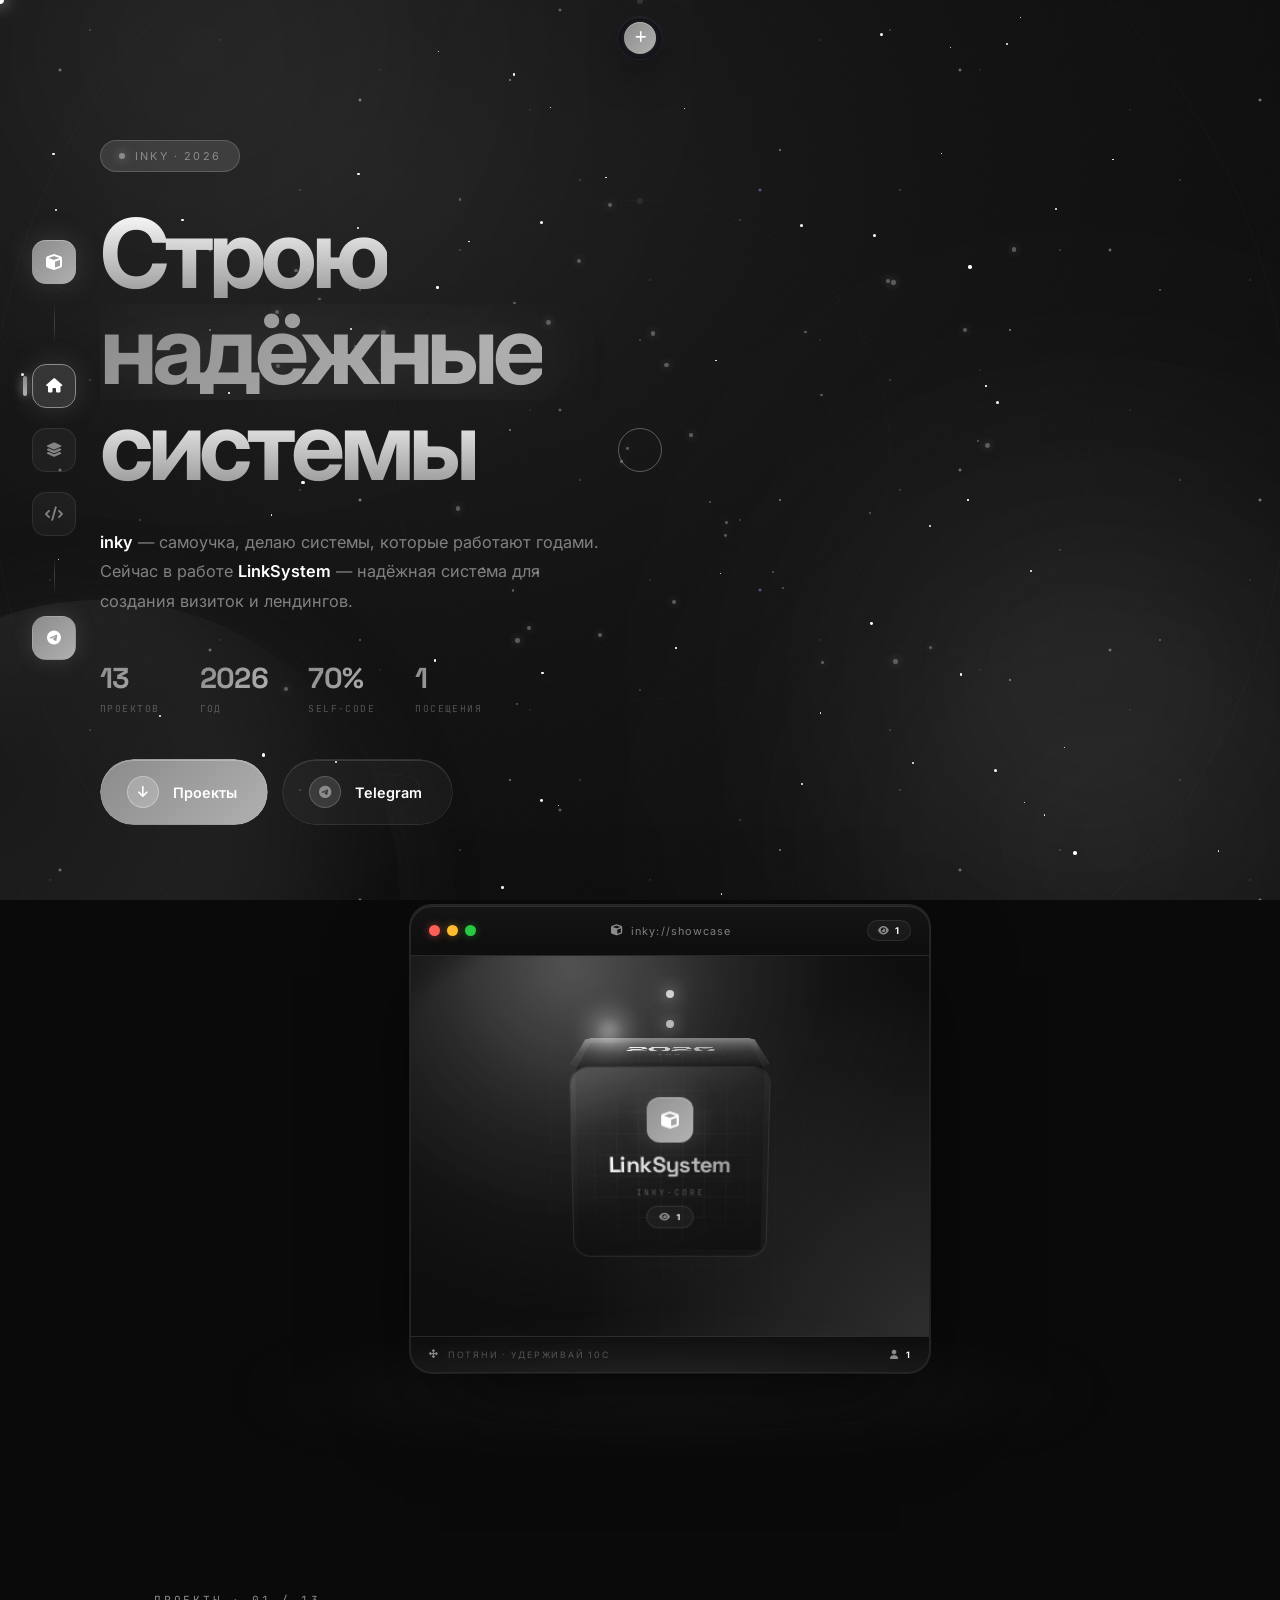
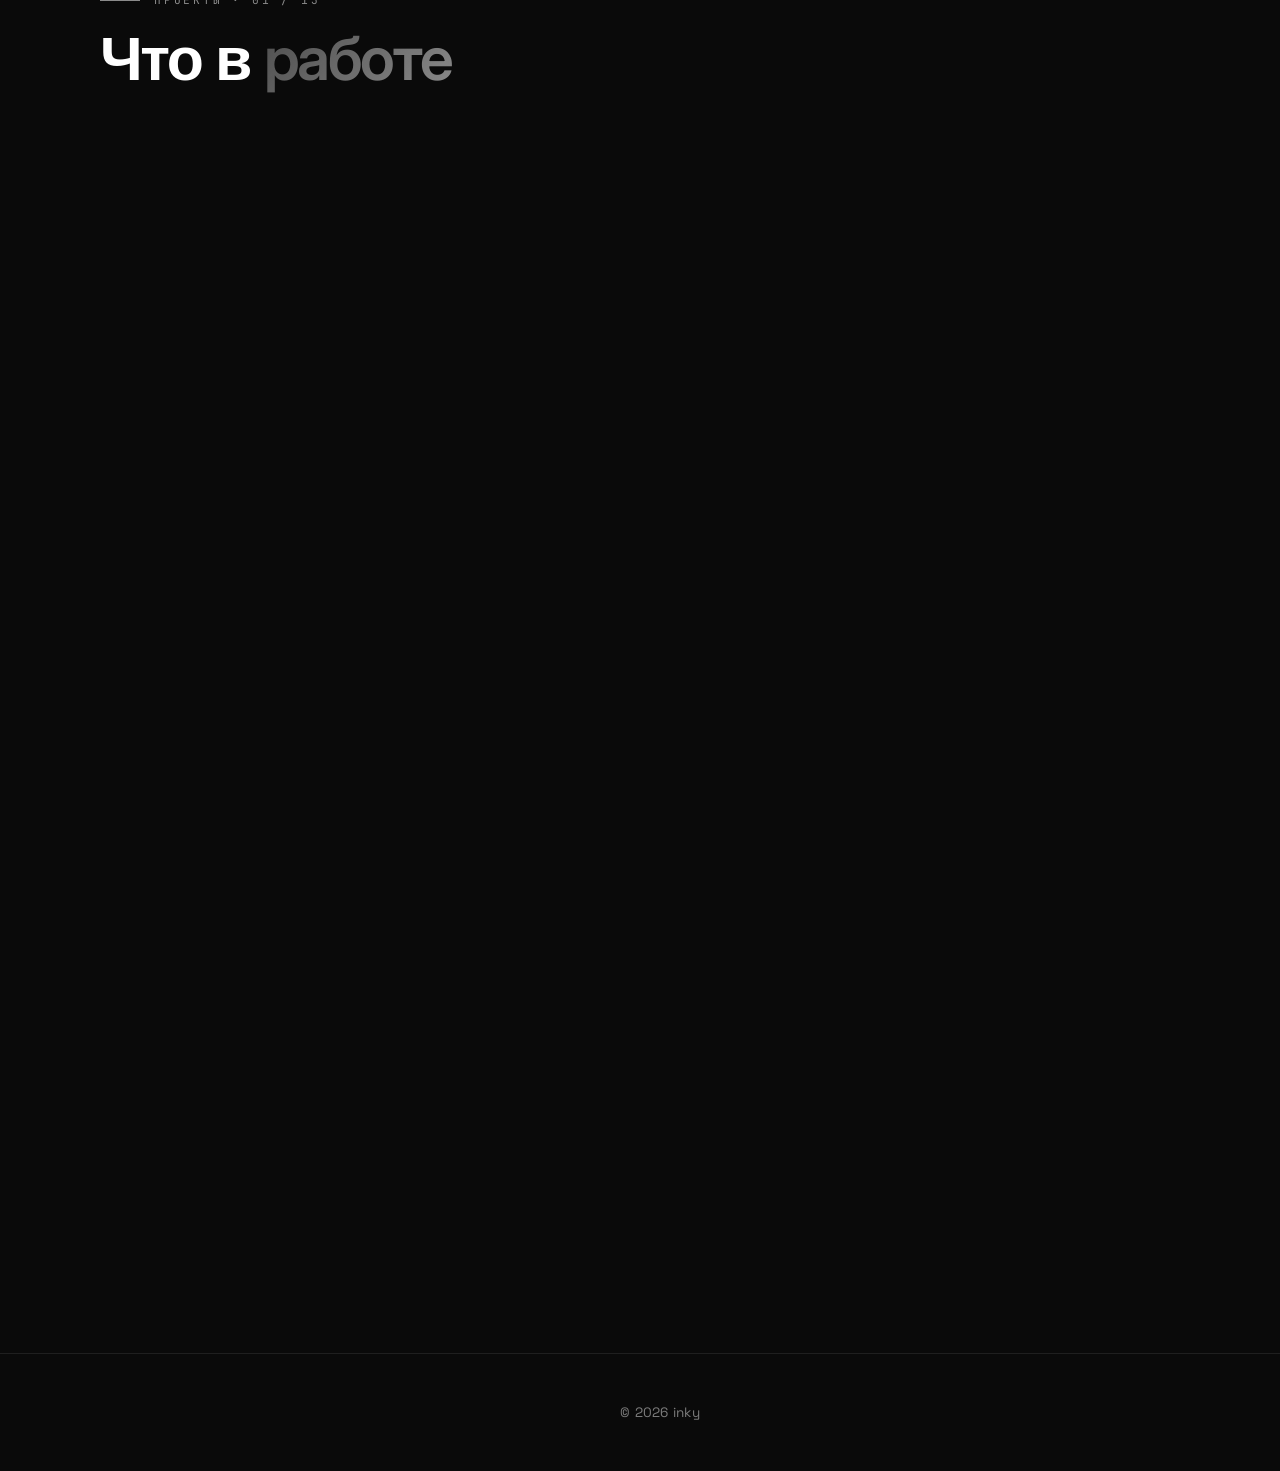
<file: index.html>
<!DOCTYPE html>
<html lang="ru">
<head>
<meta charset="UTF-8">
<meta name="viewport" content="width=device-width, initial-scale=1.0">
<title>inky</title>
<link rel="stylesheet" href="https://cdnjs.cloudflare.com/ajax/libs/font-awesome/6.4.0/css/all.min.css">
<link href="https://fonts.googleapis.com/css2?family=Inter:wght@300;400;500;600;700;800;900&family=Space+Grotesk:wght@300;400;500;600;700&family=JetBrains+Mono:wght@300;400;500;600;700&display=swap" rel="stylesheet">
<link rel="stylesheet" href="style.css">
</head>
<body data-theme="space">

<div class="cursor-dot" id="cursorDot"></div>
<div class="cursor-ring" id="cursorRing"></div>

<div class="space" id="space">
  <div class="nebula n1"></div>
  <div class="nebula n2"></div>
  <div class="nebula n3"></div>
  <div class="orbit orbit-1"></div>
  <div class="orbit orbit-2"></div>
  <div class="orbit orbit-3"></div>
  <div class="planet"></div>
  <div class="stars-parallax" id="starsParallax">
    <div class="stars stars-1"></div>
    <div class="stars stars-2"></div>
    <div class="stars stars-3"></div>
  </div>
  <div class="noise"></div>
</div>

<div class="island" id="island">
  <div class="island-trigger" id="islandTrigger" title="Темы оформления"><i class="fas fa-plus"></i></div>
  <div class="island-themes">
    <div class="island-dot active" data-set="space" title="Графит"></div>
    <div class="island-dot" data-set="ocean" title="Океан"></div>
    <div class="island-dot" data-set="crimson" title="Багровый"></div>
    <div class="island-dot" data-set="emerald" title="Изумруд"></div>
    <div class="island-dot" data-set="day" title="Светлая"></div>
    <div class="island-sep" id="customSep" style="display:none;"></div>
    <div class="island-dot" data-set="custom" id="customDot" title="Своя тема" style="display:none;"></div>
    <div class="island-add" id="themeAdd" title="Своя тема">
      <i class="fas fa-palette" style="font-size:9px;"></i>
      <input type="color" id="customColorInput" value="#a855f7">
    </div>
  </div>
</div>

<aside class="side-rail">
  <div class="rail-logo" data-nav="hero" title="inky"><i class="fas fa-cube"></i></div>
  <div class="rail-divider"></div>
  <div class="rail-link" data-nav="hero" data-label="Главная"><i class="fas fa-house"></i></div>
  <div class="rail-link" data-nav="projects" data-label="Проекты"><i class="fas fa-layer-group"></i></div>
  <div class="rail-link" data-nav="about" data-label="Система"><i class="fas fa-code"></i></div>
  <div class="rail-divider"></div>
  <div class="rail-link tg" data-label="Telegram" onclick="goWarp(event,'https://euoko.t.me')"><i class="fab fa-telegram"></i></div>
</aside>

<header class="hero" id="hero">
  <div class="hero-left">
    <div class="hero-tag"><span class="hero-tag-dot"></span><span>inky · 2026</span></div>
    <h1 class="hero-title">
      <span class="stack"><span class="w-plain">Строю</span></span>
      <span class="stack"><span class="w-gradient">надёжные</span></span>
      <span class="stack"><span class="w-plain">системы</span></span>
    </h1>
    <p class="hero-desc">
      <span class="hl">inky</span> — самоучка, делаю системы, которые работают годами.
      Сейчас в работе <span class="hl">LinkSystem</span> — надёжная система
      для создания визиток и лендингов.
    </p>
    <div class="hero-meta">
      <div class="hero-meta-item"><div class="hero-meta-num">13</div><div class="hero-meta-label">Проектов</div></div>
      <div class="hero-meta-item"><div class="hero-meta-num">2026</div><div class="hero-meta-label">Год</div></div>
      <div class="hero-meta-item"><div class="hero-meta-num">70%</div><div class="hero-meta-label">Self-code</div></div>
      <div class="hero-meta-item"><div class="hero-meta-num" data-visitors>0</div><div class="hero-meta-label">Посещения</div></div>
    </div>
    <div class="hero-actions">
      <a class="btn-morph primary" onclick="go('projects')">
        <span class="btn-morph-track"><span class="btn-icon"><i class="fas fa-arrow-down"></i></span><span class="btn-text">Проекты</span></span>
      </a>
      <a class="btn-morph" onclick="goWarp(event,'https://euoko.t.me')">
        <span class="btn-morph-track"><span class="btn-icon"><i class="fab fa-telegram"></i></span><span class="btn-text">Telegram</span></span>
      </a>
    </div>
  </div>

  <div class="hero-right">
    <div class="cube-window-shadow"></div>
    <div class="cube-window">
      <div class="cube-window-head">
        <div class="cw-dots">
          <div class="cw-dot r"></div>
          <div class="cw-dot y"></div>
          <div class="cw-dot g"></div>
        </div>
        <div class="cw-title"><i class="fas fa-cube"></i><span>inky://showcase</span></div>
        <div class="cw-visitors" title="Посещений">
          <i class="fas fa-eye"></i>
          <span data-visitors>0</span>
        </div>
      </div>

      <div class="cube-window-body">
        <div class="charge-overlay" id="chargeOverlay">
          <svg class="charge-svg" viewBox="0 0 200 200">
            <circle class="charge-track" cx="100" cy="100" r="92"/>
            <circle class="charge-fill" cx="100" cy="100" r="92" id="chargeFill"/>
          </svg>
          <div class="charge-count" id="chargeCount">10.0</div>
          <div class="charge-hint">УДЕРЖИВАЙ КУБ</div>
        </div>

        <div class="cube-scene" id="cubeScene">
          <div class="stage-glow"></div>
          <div class="stage-spec"></div>
          <div class="cube-stage" id="cubeStage">
            <div class="charge-aura"></div>
            <div class="cube" id="cube">
              <div class="cube-face front" data-light="front">
                <div class="face-light"></div>
                <div class="face-icon"><i class="fas fa-cube"></i></div>
                <div class="face-title">LinkSystem</div>
                <div class="face-sub">inky·core</div>
                <div class="face-visitors">
                  <i class="fas fa-eye"></i>
                  <span data-visitors>0</span>
                </div>
              </div>
              <div class="cube-face back" data-light="back">
                <div class="face-light"></div>
                <div class="face-num">13</div>
                <div class="face-label">Проектов</div>
                <div class="face-icon"><i class="fas fa-layer-group"></i></div>
              </div>
              <div class="cube-face right" data-light="right">
                <div class="face-light"></div>
                <div class="face-num">70%</div>
                <div class="face-label">Self-code</div>
                <div class="face-icon"><i class="fas fa-code"></i></div>
              </div>
              <div class="cube-face left" data-light="left">
                <div class="face-light"></div>
                <div class="face-num">01</div>
                <div class="face-label">Featured</div>
                <div class="face-icon"><i class="fas fa-star"></i></div>
              </div>
              <div class="cube-face top" data-light="top">
                <div class="face-light"></div>
                <div class="face-num">2026</div>
                <div class="face-label">Год</div>
              </div>
              <div class="cube-face bottom" data-light="bottom">
                <div class="face-light"></div>
                <div class="face-label" style="margin-bottom:4px;">Stack</div>
                <div class="face-stack">
                  <span class="face-chip hl">Python</span>
                  <span class="face-chip hl">Telebot</span>
                  <span class="face-chip">JSON</span>
                  <span class="face-chip">HTML</span>
                  <span class="face-chip">CSS</span>
                  <span class="face-chip">JS</span>
                </div>
              </div>

              <div class="cube-fill">
                <div class="cube-fill-face front"></div>
                <div class="cube-fill-face back"></div>
                <div class="cube-fill-face right"></div>
                <div class="cube-fill-face left"></div>
                <div class="cube-fill-face top"></div>
                <div class="cube-fill-face bottom"></div>
              </div>
            </div>
            <div class="cube-orbit"></div>
            <div class="cube-orbit o2"></div>
          </div>
        </div>
      </div>

      <div class="cube-window-foot">
        <div class="cwf-label"><i class="fas fa-arrows-alt"></i><span>потяни · удерживай 10с</span></div>
        <div class="cwf-visitors">
          <i class="fas fa-user"></i>
          <span data-visitors>0</span>
        </div>
      </div>
    </div>
  </div>
</header>

<section class="section" id="projects">
  <div class="section-head reveal">
    <div class="section-num">Проекты · 01 / 13</div>
    <h2 class="section-title">Что в <span class="muted">работе</span></h2>
  </div>
  <div class="projects-list">
    <div class="project-row reveal" onmousemove="rowGlow(event,this)">
      <div class="project-row-inner">
        <div class="project-num">01</div>
        <div class="project-content">
          <div class="project-name">LinkSystem</div>
          <p class="project-text">Надёжная система для создания интерактивных визиток и лендингов. Генерация карточек, тем оформления и переходов.</p>
        </div>
        <div class="project-stack">
          <span class="stack-item">Python</span>
          <span class="stack-item">Telebot</span>
          <span class="stack-item">JSON</span>
          <span class="stack-item">HTML</span>
          <span class="stack-item">CSS</span>
          <span class="stack-item">JS</span>
        </div>
        <div class="project-arrow"><i class="fas fa-arrow-right"></i></div>
      </div>
    </div>
    <div class="project-row empty reveal" onmousemove="rowGlow(event,this)">
      <div class="project-row-inner">
        <div class="empty-icon"><i class="fas fa-hourglass-half"></i></div>
        <div class="project-content">
          <div class="project-name" style="color:var(--c-text-faint);">Скоро здесь что-то появится</div>
          <p class="project-text">Ещё 12 проектов в разработке</p>
        </div>
      </div>
    </div>
  </div>
</section>

<section class="section" id="about">
  <div class="section-head reveal">
    <div class="section-num">Система</div>
    <h2 class="section-title">Как это <span class="muted">работает</span></h2>
  </div>
  <div class="about-grid">
    <div class="about-card reveal"><div class="about-num">01</div><div class="about-icon"><i class="fas fa-code"></i></div><div class="about-title">Чистый код</div><p class="about-text">Python, Telebot, JSON и веб-стек без сборщиков и лишних зависимостей. Прозрачно и понятно.</p></div>
    <div class="about-card reveal"><div class="about-num">02</div><div class="about-icon"><i class="fas fa-shield-halved"></i></div><div class="about-title">Надёжность</div><p class="about-text">Системы, которые работают годами. Без хрупких зависимостей и внешних сервисов.</p></div>
    <div class="about-card reveal"><div class="about-num">03</div><div class="about-icon"><i class="fas fa-bolt"></i></div><div class="about-title">Интерактив</div><p class="about-text">Живой космический фон, параллакс, плавные анимации и собственные эффекты клика.</p></div>
  </div>
</section>

<footer class="footer"><div class="footer-text">© 2026 inky</div></footer>

<div class="warp-flash" id="warpFlash"></div>
<div class="warp" id="warp">
  <div class="warp-bg"></div>
  <div class="warp-glow"></div>
  <div class="warp-content">
    <div class="warp-rings"><div class="warp-ring"></div><div class="warp-ring"></div><div class="warp-ring"></div><i class="warp-icon fab fa-telegram"></i></div>
    <div class="warp-text">Переход в Telegram</div>
    <div class="warp-sub">euoko.t.me</div>
  </div>
  <div class="warp-bar"><div class="warp-bar-fill"></div></div>
</div>

<div class="hack-terminal" id="hackTerminal">
  <div class="ht-bar">
    <span class="ht-dot"></span><span class="ht-dot"></span><span class="ht-dot"></span>
    <span class="ht-title">root@inky:~# exploit --target=core</span>
  </div>
  <pre class="ht-body" id="htBody"></pre>
</div>

<div class="virus-layer" id="virusLayer"></div>

<div class="crash-screen" id="crashScreen">
  <div class="crash-content">
    <div class="crash-face">:(</div>
    <div class="crash-title">SYSTEM FAILURE</div>
    <div class="crash-text">inky://core has crashed</div>
    <div class="crash-progress"><div class="crash-bar" id="crashBar"></div></div>
    <div class="crash-status" id="crashStatus">Сбой ядра · восстановление через 10с</div>
  </div>
</div>

<script src="script.js" defer></script>
</body>
</html>
</file>
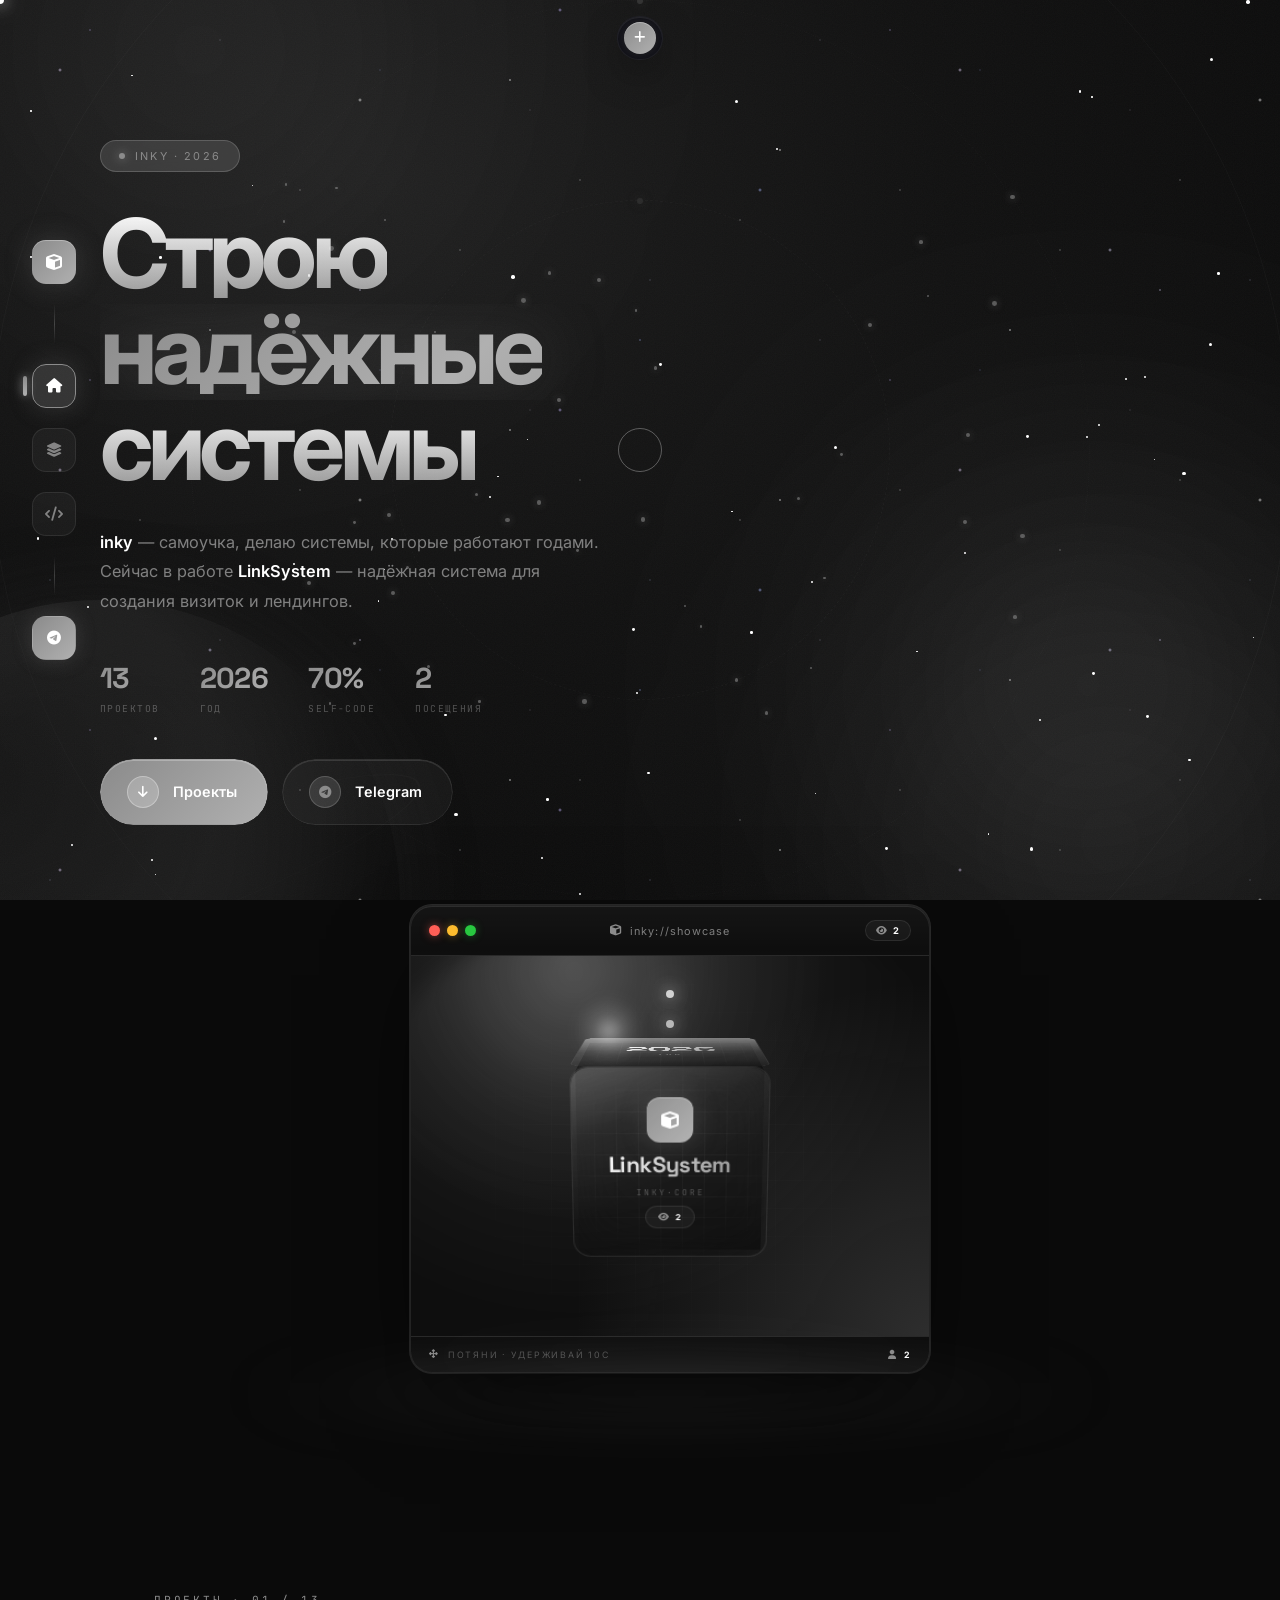
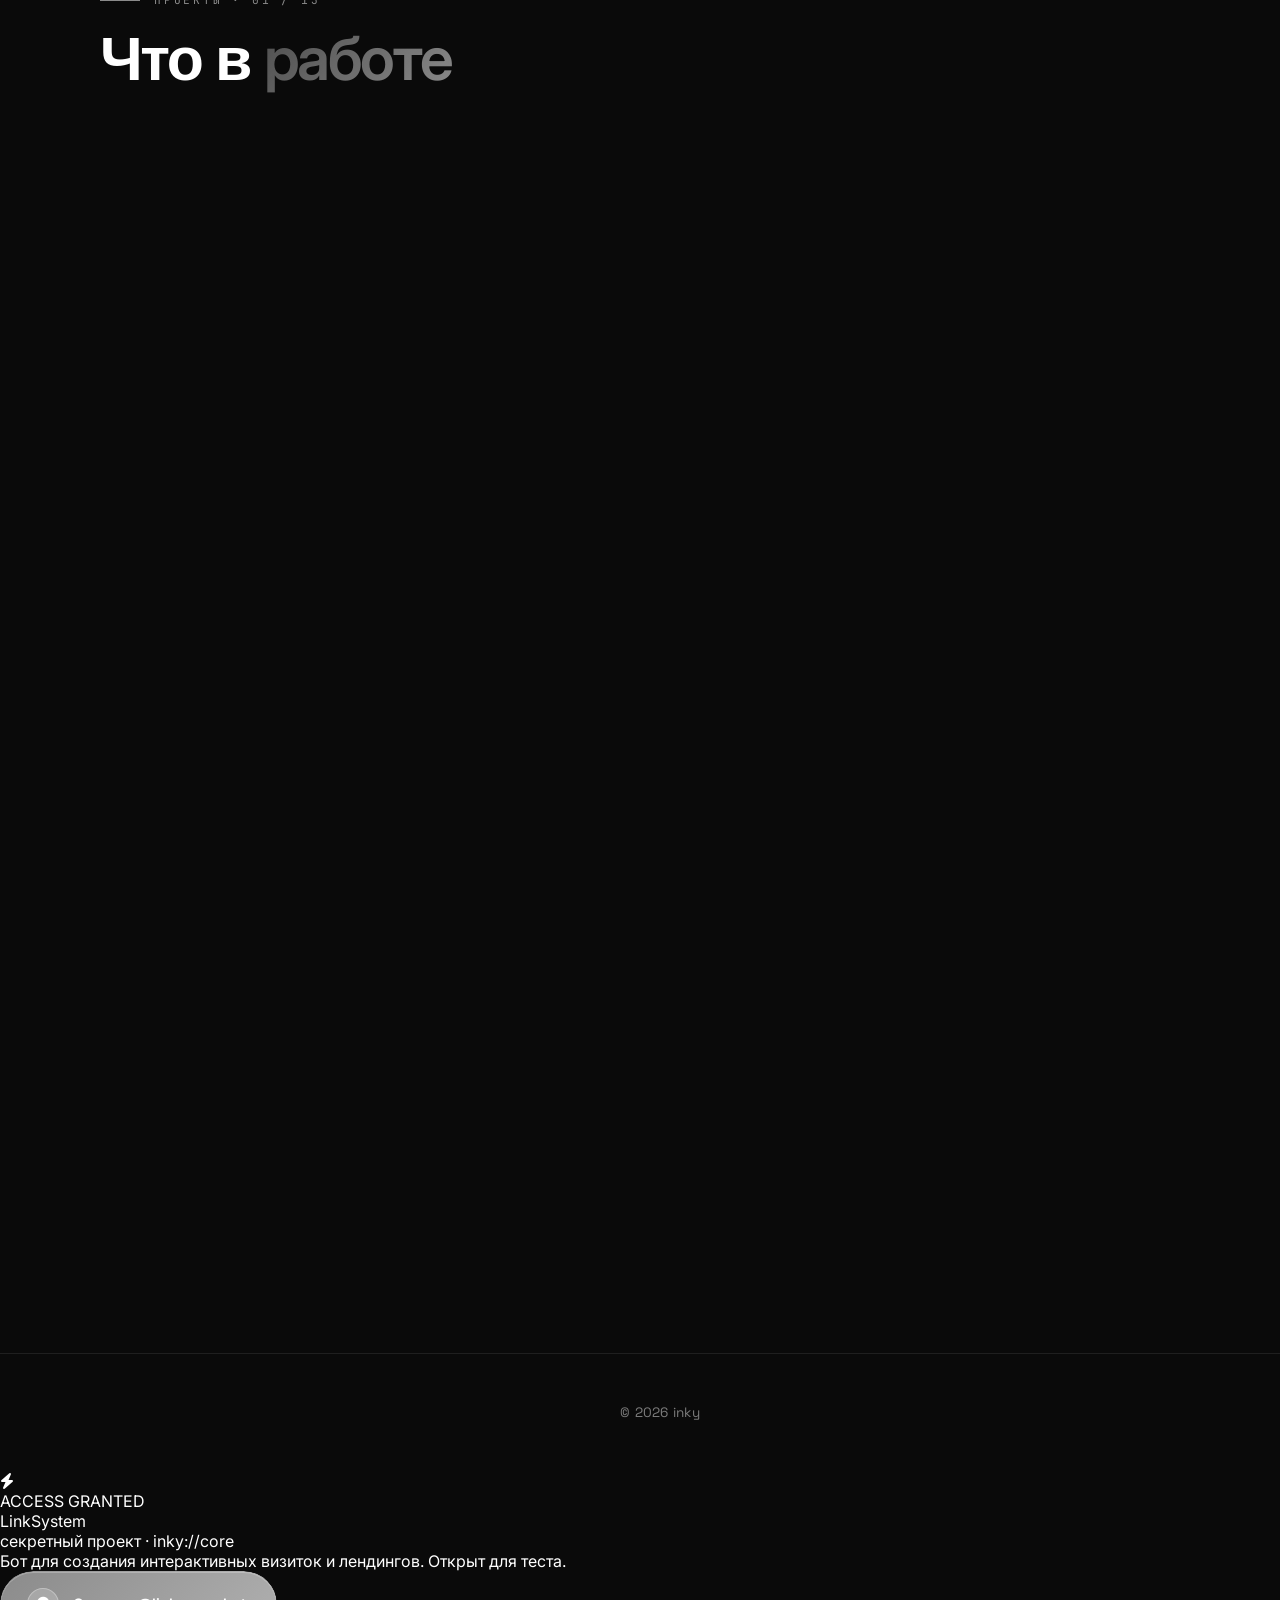
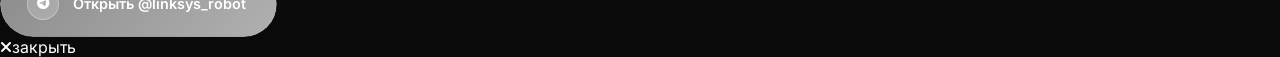
<file: deepseek_html_20260919_97a4dc.html>
<!DOCTYPE html>
<html lang="ru">
<head>
<meta charset="UTF-8">
<meta name="viewport" content="width=device-width, initial-scale=1.0">
<title>inky</title>
<link rel="stylesheet" href="https://cdnjs.cloudflare.com/ajax/libs/font-awesome/6.4.0/css/all.min.css">
<link href="https://fonts.googleapis.com/css2?family=Inter:wght@300;400;500;600;700;800;900&family=Space+Grotesk:wght@300;400;500;600;700&family=JetBrains+Mono:wght@300;400;500;600;700&display=swap" rel="stylesheet">
<link rel="stylesheet" href="style.css">
</head>
<body data-theme="space">

<div class="cursor-dot" id="cursorDot"></div>
<div class="cursor-ring" id="cursorRing"></div>

<div class="space" id="space">
  <div class="nebula n1"></div>
  <div class="nebula n2"></div>
  <div class="nebula n3"></div>
  <div class="orbit orbit-1"></div>
  <div class="orbit orbit-2"></div>
  <div class="orbit orbit-3"></div>
  <div class="planet"></div>
  <div class="stars-parallax" id="starsParallax">
    <div class="stars stars-1"></div>
    <div class="stars stars-2"></div>
    <div class="stars stars-3"></div>
  </div>
  <div class="noise"></div>
</div>

<div class="island" id="island">
  <div class="island-trigger" id="islandTrigger" title="Темы оформления"><i class="fas fa-plus"></i></div>
  <div class="island-themes">
    <div class="island-dot active" data-set="space" title="Графит"></div>
    <div class="island-dot" data-set="ocean" title="Океан"></div>
    <div class="island-dot" data-set="crimson" title="Багровый"></div>
    <div class="island-dot" data-set="emerald" title="Изумруд"></div>
    <div class="island-dot" data-set="day" title="Светлая"></div>
    <div class="island-sep" id="customSep" style="display:none;"></div>
    <div class="island-dot" data-set="custom" id="customDot" title="Своя тема" style="display:none;"></div>
    <div class="island-add" id="themeAdd" title="Своя тема">
      <i class="fas fa-palette" style="font-size:9px;"></i>
      <input type="color" id="customColorInput" value="#a855f7">
    </div>
  </div>
</div>

<aside class="side-rail">
  <div class="rail-logo" data-nav="hero" title="inky"><i class="fas fa-cube"></i></div>
  <div class="rail-divider"></div>
  <div class="rail-link" data-nav="hero" data-label="Главная"><i class="fas fa-house"></i></div>
  <div class="rail-link" data-nav="projects" data-label="Проекты"><i class="fas fa-layer-group"></i></div>
  <div class="rail-link" data-nav="about" data-label="Система"><i class="fas fa-code"></i></div>
  <div class="rail-divider"></div>
  <div class="rail-link tg" data-label="Telegram" onclick="goWarp(event,'https://euoko.t.me')"><i class="fab fa-telegram"></i></div>
</aside>

<header class="hero" id="hero">
  <div class="hero-left">
    <div class="hero-tag"><span class="hero-tag-dot"></span><span>inky · 2026</span></div>
    <h1 class="hero-title">
      <span class="stack"><span class="w-plain">Строю</span></span>
      <span class="stack"><span class="w-gradient">надёжные</span></span>
      <span class="stack"><span class="w-plain">системы</span></span>
    </h1>
    <p class="hero-desc">
      <span class="hl">inky</span> — самоучка, делаю системы, которые работают годами.
      Сейчас в работе <span class="hl">LinkSystem</span> — надёжная система
      для создания визиток и лендингов.
    </p>
    <div class="hero-meta">
      <div class="hero-meta-item"><div class="hero-meta-num">13</div><div class="hero-meta-label">Проектов</div></div>
      <div class="hero-meta-item"><div class="hero-meta-num">2026</div><div class="hero-meta-label">Год</div></div>
      <div class="hero-meta-item"><div class="hero-meta-num">70%</div><div class="hero-meta-label">Self-code</div></div>
      <div class="hero-meta-item"><div class="hero-meta-num" data-visitors>0</div><div class="hero-meta-label">Посещения</div></div>
    </div>
    <div class="hero-actions">
      <a class="btn-morph primary" onclick="go('projects')">
        <span class="btn-morph-track"><span class="btn-icon"><i class="fas fa-arrow-down"></i></span><span class="btn-text">Проекты</span></span>
      </a>
      <a class="btn-morph" onclick="goWarp(event,'https://euoko.t.me')">
        <span class="btn-morph-track"><span class="btn-icon"><i class="fab fa-telegram"></i></span><span class="btn-text">Telegram</span></span>
      </a>
    </div>
  </div>

  <div class="hero-right">
    <div class="cube-window-shadow"></div>
    <div class="cube-window">
      <div class="cube-window-head">
        <div class="cw-dots">
          <div class="cw-dot r"></div>
          <div class="cw-dot y"></div>
          <div class="cw-dot g"></div>
        </div>
        <div class="cw-title"><i class="fas fa-cube"></i><span>inky://showcase</span></div>
        <div class="cw-visitors" title="Посещений">
          <i class="fas fa-eye"></i>
          <span data-visitors>0</span>
        </div>
      </div>

      <div class="cube-window-body">
        <div class="charge-overlay" id="chargeOverlay">
          <svg class="charge-svg" viewBox="0 0 200 200">
            <circle class="charge-track" cx="100" cy="100" r="92"/>
            <circle class="charge-fill" cx="100" cy="100" r="92" id="chargeFill"/>
          </svg>
          <div class="charge-count" id="chargeCount">10.0</div>
          <div class="charge-hint" id="chargeHint">УДЕРЖИВАЙ КУБ</div>
        </div>

        <div class="cube-scene" id="cubeScene">
          <div class="stage-glow"></div>
          <div class="stage-spec"></div>
          <div class="cube-stage" id="cubeStage">
            <div class="charge-aura"></div>
            <div class="cube" id="cube">
              <div class="cube-face front" data-light="front">
                <div class="face-light"></div>
                <div class="face-icon"><i class="fas fa-cube"></i></div>
                <div class="face-title">LinkSystem</div>
                <div class="face-sub">inky·core</div>
                <div class="face-visitors">
                  <i class="fas fa-eye"></i>
                  <span data-visitors>0</span>
                </div>
              </div>
              <div class="cube-face back" data-light="back">
                <div class="face-light"></div>
                <div class="face-num">13</div>
                <div class="face-label">Проектов</div>
                <div class="face-icon"><i class="fas fa-layer-group"></i></div>
              </div>
              <div class="cube-face right" data-light="right">
                <div class="face-light"></div>
                <div class="face-num">70%</div>
                <div class="face-label">Self-code</div>
                <div class="face-icon"><i class="fas fa-code"></i></div>
              </div>
              <div class="cube-face left" data-light="left">
                <div class="face-light"></div>
                <div class="face-num">01</div>
                <div class="face-label">Featured</div>
                <div class="face-icon"><i class="fas fa-star"></i></div>
              </div>
              <div class="cube-face top" data-light="top">
                <div class="face-light"></div>
                <div class="face-num">2026</div>
                <div class="face-label">Год</div>
              </div>
              <div class="cube-face bottom" data-light="bottom">
                <div class="face-light"></div>
                <div class="face-label" style="margin-bottom:4px;">Stack</div>
                <div class="face-stack">
                  <span class="face-chip hl">Python</span>
                  <span class="face-chip hl">Telebot</span>
                  <span class="face-chip">JSON</span>
                  <span class="face-chip">HTML</span>
                  <span class="face-chip">CSS</span>
                  <span class="face-chip">JS</span>
                </div>
              </div>

              <div class="cube-fill">
                <div class="cube-fill-face front"></div>
                <div class="cube-fill-face back"></div>
                <div class="cube-fill-face right"></div>
                <div class="cube-fill-face left"></div>
                <div class="cube-fill-face top"></div>
                <div class="cube-fill-face bottom"></div>
              </div>
            </div>
            <div class="cube-orbit"></div>
            <div class="cube-orbit o2"></div>
          </div>
        </div>
      </div>

      <div class="cube-window-foot">
        <div class="cwf-label"><i class="fas fa-arrows-alt"></i><span>потяни · удерживай 10с</span></div>
        <div class="cwf-visitors">
          <i class="fas fa-user"></i>
          <span data-visitors>0</span>
        </div>
      </div>
    </div>
  </div>
</header>

<section class="section" id="projects">
  <div class="section-head reveal">
    <div class="section-num">Проекты · 01 / 13</div>
    <h2 class="section-title">Что в <span class="muted">работе</span></h2>
  </div>
  <div class="projects-list">
    <div class="project-row reveal" onmousemove="rowGlow(event,this)" onclick="openProject(this)">
      <div class="project-row-inner">
        <div class="project-num">01</div>
        <div class="project-content">
          <div class="project-name">LinkSystem</div>
          <p class="project-text">Надёжная система для создания интерактивных визиток и лендингов. Генерация карточек, тем оформления и переходов. Бот: @linksys_robot</p>
        </div>
        <div class="project-stack">
          <span class="stack-item">Python</span>
          <span class="stack-item">Telebot</span>
          <span class="stack-item">JSON</span>
          <span class="stack-item">HTML</span>
          <span class="stack-item">CSS</span>
          <span class="stack-item">JS</span>
        </div>
        <div class="project-arrow"><i class="fas fa-arrow-right"></i></div>
      </div>
    </div>
    <div class="project-row empty reveal" onmousemove="rowGlow(event,this)">
      <div class="project-row-inner">
        <div class="empty-icon"><i class="fas fa-hourglass-half"></i></div>
        <div class="project-content">
          <div class="project-name" style="color:var(--c-text-faint);">Скоро здесь что-то появится</div>
          <p class="project-text">Ещё 12 проектов в разработке</p>
        </div>
      </div>
    </div>
  </div>
</section>

<section class="section" id="about">
  <div class="section-head reveal">
    <div class="section-num">Система</div>
    <h2 class="section-title">Как это <span class="muted">работает</span></h2>
  </div>
  <div class="about-grid">
    <div class="about-card reveal"><div class="about-num">01</div><div class="about-icon"><i class="fas fa-code"></i></div><div class="about-title">Чистый код</div><p class="about-text">Python, Telebot, JSON и веб-стек без сборщиков и лишних зависимостей. Прозрачно и понятно.</p></div>
    <div class="about-card reveal"><div class="about-num">02</div><div class="about-icon"><i class="fas fa-shield-halved"></i></div><div class="about-title">Надёжность</div><p class="about-text">Системы, которые работают годами. Без хрупких зависимостей и внешних сервисов.</p></div>
    <div class="about-card reveal"><div class="about-num">03</div><div class="about-icon"><i class="fas fa-bolt"></i></div><div class="about-title">Интерактив</div><p class="about-text">Живой космический фон, параллакс, плавные анимации и собственные эффекты клика.</p></div>
  </div>
</section>

<footer class="footer"><div class="footer-text">© 2026 inky</div></footer>

<div class="warp-flash" id="warpFlash"></div>
<div class="warp" id="warp">
  <div class="warp-bg"></div>
  <div class="warp-glow"></div>
  <div class="warp-content">
    <div class="warp-rings"><div class="warp-ring"></div><div class="warp-ring"></div><div class="warp-ring"></div><i class="warp-icon fab fa-telegram"></i></div>
    <div class="warp-text">Переход в Telegram</div>
    <div class="warp-sub">euoko.t.me</div>
  </div>
  <div class="warp-bar"><div class="warp-bar-fill"></div></div>
</div>

<div class="overload-reveal" id="overloadReveal">
  <div class="or-glow"></div>
  <div class="or-content">
    <div class="or-icon"><i class="fas fa-bolt"></i></div>
    <div class="or-tag">ACCESS GRANTED</div>
    <div class="or-title">LinkSystem</div>
    <div class="or-sub">секретный проект · inky://core</div>
    <div class="or-text">Бот для создания интерактивных визиток и лендингов. Открыт для теста.</div>
    <a class="btn-morph primary" onclick="goWarp(event,'https://t.me/linksys_robot')">
      <span class="btn-morph-track"><span class="btn-icon"><i class="fab fa-telegram"></i></span><span class="btn-text">Открыть @linksys_robot</span></span>
    </a>
    <div class="or-close" onclick="closeReveal()"><i class="fas fa-xmark"></i><span>закрыть</span></div>
  </div>
</div>

<script src="script.js" defer></script>
</body>
</html>
</file>
<file: style.css>
*{font-family:'Inter',sans-serif;-webkit-tap-highlight-color:transparent;margin:0;padding:0;box-sizing:border-box;}
html{scroll-behavior:smooth;}
body{background:var(--c-bg-deep);color:var(--c-text);min-height:100vh;overflow-x:hidden;cursor:none;transition:background 1s cubic-bezier(0.22,1,0.36,1),color 1s cubic-bezier(0.22,1,0.36,1);-webkit-font-smoothing:antialiased;}
body *{cursor:none;}

:root{
  --c-bg-deep:#0a0a0a;--c-bg-mid:#121212;--c-bg-glow:#1e1e1e;
  --c-accent:#8b8b8b;--c-accent-strong:#b0b0b0;
  --c-accent-soft:rgba(139,139,139,0.25);--c-accent-line:rgba(180,180,180,0.28);
  --c-text:#ffffff;--c-text-dim:rgba(200,200,200,0.6);--c-text-faint:rgba(200,200,200,0.35);
  --c-glass-bg:rgba(120,120,120,0.045);--c-glass-border:rgba(160,160,160,0.14);
  --c-surface:rgba(255,255,255,0.04);--c-surface-hover:rgba(255,255,255,0.08);
  --nebula-1:#2a2a2a;--nebula-2:#333333;--nebula-3:#3d3d3d;--comet-color:#cccccc;
}
[data-theme="ocean"]{--c-bg-deep:#020812;--c-bg-mid:#041018;--c-bg-glow:#082030;--c-accent:#6ba8c9;--c-accent-strong:#0ea5e9;--c-accent-soft:rgba(107,168,201,0.25);--c-accent-line:rgba(140,190,220,0.28);--c-text:#ffffff;--c-text-dim:rgba(180,210,230,0.6);--c-text-faint:rgba(180,210,230,0.35);--c-glass-bg:rgba(80,130,170,0.045);--c-glass-border:rgba(140,180,210,0.14);--c-surface:rgba(255,255,255,0.04);--c-surface-hover:rgba(255,255,255,0.08);--nebula-1:#1e5f8e;--nebula-2:#2277a8;--nebula-3:#164e63;--comet-color:#7dd3fc;}
[data-theme="crimson"]{--c-bg-deep:#0e0508;--c-bg-mid:#14080c;--c-bg-glow:#2a0f18;--c-accent:#c98080;--c-accent-strong:#dc2626;--c-accent-soft:rgba(201,128,128,0.25);--c-accent-line:rgba(220,150,150,0.28);--c-text:#ffffff;--c-text-dim:rgba(230,190,190,0.6);--c-text-faint:rgba(230,190,190,0.35);--c-glass-bg:rgba(170,90,90,0.045);--c-glass-border:rgba(200,140,140,0.14);--c-surface:rgba(255,255,255,0.04);--c-surface-hover:rgba(255,255,255,0.08);--nebula-1:#7f1d1d;--nebula-2:#991b1b;--nebula-3:#6b2138;--comet-color:#fca5a5;}
[data-theme="emerald"]{--c-bg-deep:#030c08;--c-bg-mid:#04140d;--c-bg-glow:#0a2a1c;--c-accent:#7fc9a3;--c-accent-strong:#10b981;--c-accent-soft:rgba(127,201,163,0.25);--c-accent-line:rgba(150,210,180,0.28);--c-text:#ffffff;--c-text-dim:rgba(190,230,210,0.6);--c-text-faint:rgba(190,230,210,0.35);--c-glass-bg:rgba(90,170,130,0.045);--c-glass-border:rgba(140,200,170,0.14);--c-surface:rgba(255,255,255,0.04);--c-surface-hover:rgba(255,255,255,0.08);--nebula-1:#065f46;--nebula-2:#047857;--nebula-3:#0d9488;--comet-color:#6ee7b7;}
[data-theme="day"]{--c-bg-deep:#eef0f9;--c-bg-mid:#f5f6fc;--c-bg-glow:#ffffff;--c-accent:#6366f1;--c-accent-strong:#4338ca;--c-accent-soft:rgba(99,102,241,0.16);--c-accent-line:rgba(67,56,202,0.22);--c-text:#15131f;--c-text-dim:rgba(21,19,31,0.62);--c-text-faint:rgba(21,19,31,0.38);--c-glass-bg:rgba(255,255,255,0.55);--c-glass-border:rgba(21,19,31,0.10);--c-surface:rgba(21,19,31,0.045);--c-surface-hover:rgba(21,19,31,0.085);--nebula-1:#c7d2fe;--nebula-2:#ddd6fe;--nebula-3:#bfdbfe;--comet-color:#4338ca;}
[data-theme="day"] .stars{opacity:0.25;}
[data-theme="day"] .stars-1,[data-theme="day"] .stars-2,[data-theme="day"] .stars-3{filter:invert(0.05) opacity(0.5);}
[data-theme="day"] .noise{opacity:0.02;}
[data-theme="day"] .twinkle{background:var(--c-text-faint);}

.cursor-dot{position:fixed;width:8px;height:8px;border-radius:50%;background:#fff;pointer-events:none;z-index:99999;transform:translate(-50%,-50%);box-shadow:0 0 16px #fff,0 0 32px var(--c-accent);transition:width .25s,height .25s,background .3s;}
.cursor-ring{position:fixed;width:44px;height:44px;border-radius:50%;border:1px solid rgba(255,255,255,0.3);pointer-events:none;z-index:99998;transform:translate(-50%,-50%);transition:width .35s cubic-bezier(0.34,1.56,0.64,1),height .35s cubic-bezier(0.34,1.56,0.64,1),border-color .3s,background .3s;}
.cursor-ring.hover{width:80px;height:80px;border-color:var(--c-accent);background:var(--c-accent-soft);backdrop-filter:blur(6px);}

.space{position:fixed;inset:0;z-index:0;overflow:hidden;background:radial-gradient(ellipse at 30% 20%,var(--c-bg-glow) 0%,var(--c-bg-mid) 45%,var(--c-bg-deep) 100%);transition:background 1s cubic-bezier(0.22,1,0.36,1);}
.nebula{position:absolute;border-radius:50%;filter:blur(120px);opacity:.45;mix-blend-mode:screen;pointer-events:none;}
.n1{width:800px;height:600px;background:radial-gradient(circle,var(--nebula-1) 0%,transparent 70%);top:-250px;left:-200px;animation:nebula1 32s ease-in-out infinite;}
.n2{width:700px;height:640px;background:radial-gradient(circle,var(--nebula-2) 0%,transparent 70%);bottom:-260px;right:-180px;animation:nebula2 38s ease-in-out infinite;}
.n3{width:640px;height:560px;background:radial-gradient(circle,var(--nebula-3) 0%,transparent 70%);top:45%;left:60%;animation:nebula3 44s ease-in-out infinite;}
@keyframes nebula1{0%,100%{transform:translate(0,0) scale(1);}50%{transform:translate(160px,120px) scale(1.25);}}
@keyframes nebula2{0%,100%{transform:translate(0,0) scale(1);}50%{transform:translate(-180px,-140px) scale(1.3);}}
@keyframes nebula3{0%,100%{transform:translate(0,0) scale(1);}40%{transform:translate(-120px,90px) scale(1.2);}70%{transform:translate(100px,-80px) scale(.85);}}
.orbit{position:absolute;top:50%;left:50%;border-radius:50%;border:1px solid var(--c-accent-line);transform:translate(-50%,-50%);pointer-events:none;opacity:.15;}
.orbit-1{width:500px;height:500px;animation:orbitSpin 40s linear infinite;border-style:dashed;}
.orbit-2{width:900px;height:900px;animation:orbitSpin 80s linear infinite reverse;border-style:dotted;}
.orbit-3{width:1300px;height:1300px;animation:orbitSpin 120s linear infinite;}
@keyframes orbitSpin{from{transform:translate(-50%,-50%) rotate(0deg);}to{transform:translate(-50%,-50%) rotate(360deg);}}
.orbit::before{content:'';position:absolute;top:-3px;left:50%;width:6px;height:6px;border-radius:50%;background:var(--c-accent);box-shadow:0 0 12px var(--c-accent),0 0 24px var(--c-accent);transform:translateX(-50%);}
.orbit-2::before{background:var(--comet-color);box-shadow:0 0 12px var(--comet-color),0 0 24px var(--comet-color);}
.stars-parallax{position:absolute;inset:0;transition:transform .3s ease-out;will-change:transform;}
.stars{position:absolute;inset:-50%;width:200%;height:200%;background-repeat:repeat;pointer-events:none;}
.stars-1{background-image:radial-gradient(1px 1px at 20px 30px,#fff,transparent),radial-gradient(1px 1px at 90px 130px,rgba(199,210,254,.7),transparent),radial-gradient(1px 1px at 180px 70px,#fff,transparent),radial-gradient(1px 1px at 260px 190px,rgba(221,214,254,.6),transparent),radial-gradient(1px 1px at 340px 40px,#fff,transparent),radial-gradient(1px 1px at 420px 220px,rgba(165,180,252,.7),transparent),radial-gradient(1px 1px at 500px 100px,#fff,transparent),radial-gradient(1px 1px at 570px 260px,rgba(233,213,255,.5),transparent);background-size:600px 300px;opacity:.5;animation:starsMove 120s linear infinite;}
.stars-2{background-image:radial-gradient(1.5px 1.5px at 50px 80px,#fff,transparent),radial-gradient(1.5px 1.5px at 200px 40px,rgba(221,214,254,.8),transparent),radial-gradient(1.5px 1.5px at 350px 180px,#fff,transparent),radial-gradient(1.5px 1.5px at 480px 90px,rgba(165,180,252,.7),transparent),radial-gradient(1.5px 1.5px at 620px 250px,#fff,transparent),radial-gradient(1.5px 1.5px at 730px 130px,rgba(196,181,253,.6),transparent);background-size:800px 350px;opacity:.65;animation:starsMove 80s linear infinite;}
.stars-3{background-image:radial-gradient(2px 2px at 100px 150px,#fff,transparent),radial-gradient(2px 2px at 300px 60px,#c4b5fd,transparent),radial-gradient(2px 2px at 500px 240px,#a5b4fc,transparent),radial-gradient(2px 2px at 700px 120px,#e9d5ff,transparent),radial-gradient(2px 2px at 850px 300px,#ddd6fe,transparent);background-size:900px 400px;opacity:.65;animation:starsMove 50s linear infinite;}
@keyframes starsMove{from{transform:translate(0,0);}to{transform:translate(-600px,-300px);}}
.twinkle{position:absolute;border-radius:50%;background:#fff;pointer-events:none;animation:twinkleAnim 3s ease-in-out infinite;}
@keyframes twinkleAnim{0%,100%{opacity:.2;transform:scale(.8);}50%{opacity:.9;transform:scale(1.3);}}
.shooting{position:absolute;width:3px;height:3px;background:#fff;border-radius:50%;box-shadow:0 0 8px 2px var(--comet-color);opacity:0;pointer-events:none;}
.shooting::before{content:'';position:absolute;top:50%;left:0;width:120px;height:1.5px;background:linear-gradient(90deg,var(--comet-color),transparent);transform:translateY(-50%);border-radius:2px;filter:blur(.5px);}
.mote{position:absolute;border-radius:50%;pointer-events:none;background:var(--c-accent);opacity:.6;box-shadow:0 0 8px var(--c-accent);animation:moteFloat linear infinite;}
@keyframes moteFloat{0%{transform:translate(0,0);opacity:0;}10%{opacity:.6;}90%{opacity:.6;}100%{transform:translate(var(--dx),var(--dy));opacity:0;}}
.planet{position:absolute;bottom:-300px;left:-200px;width:600px;height:600px;border-radius:50%;background:radial-gradient(circle at 30% 30%,var(--nebula-1) 0%,var(--nebula-3) 40%,var(--nebula-2) 70%,#000 100%);box-shadow:inset -60px -60px 120px rgba(0,0,0,.8),inset 40px 40px 80px rgba(255,255,255,.06),0 0 80px var(--nebula-1);opacity:.35;animation:planetFloat 60s ease-in-out infinite;pointer-events:none;}
.planet::before{content:'';position:absolute;inset:-40px;border-radius:50%;border:2px solid var(--c-accent-line);transform:rotate(-20deg) scaleY(.15);opacity:.3;}
@keyframes planetFloat{0%,100%{transform:translate(0,0) rotate(0deg);}50%{transform:translate(40px,-30px) rotate(15deg);}}
.noise{position:absolute;inset:0;opacity:.03;background-image:url("data:image/svg+xml,%3Csvg xmlns='http://www.w3.org/2000/svg' width='200' height='200'%3E%3Cfilter id='n'%3E%3CfeTurbulence type='fractalNoise' baseFrequency='0.9' numOctaves='3'/%3E%3C/filter%3E%3Crect width='100%25' height='100%25' filter='url(%23n)'/%3E%3C/svg%3E");pointer-events:none;}

.island{position:fixed;top:16px;left:50%;transform:translateX(-50%);z-index:1000;display:flex;align-items:center;justify-content:center;height:44px;padding:0 6px;border-radius:100px;background:rgba(10,10,18,.75);border:1px solid rgba(255,255,255,.08);backdrop-filter:blur(32px) saturate(200%);-webkit-backdrop-filter:blur(32px) saturate(200%);box-shadow:0 16px 40px -10px rgba(0,0,0,.7),inset 0 1px 0 rgba(255,255,255,.08);transition:all .7s cubic-bezier(0.34,1.4,0.5,1);overflow:hidden;animation:islandDrop 1s cubic-bezier(0.34,1.56,0.64,1) .3s both;}
@keyframes islandDrop{0%{transform:translateX(-50%) translateY(-80px);opacity:0;}100%{transform:translateX(-50%) translateY(0);opacity:1;}}
.island-trigger{width:32px;height:32px;border-radius:50%;display:flex;align-items:center;justify-content:center;background:linear-gradient(135deg,var(--c-accent),var(--c-accent-strong));color:#fff;font-size:.8rem;flex-shrink:0;cursor:none;box-shadow:0 0 16px var(--c-accent-soft),inset 0 1px 0 rgba(255,255,255,.3);transition:transform .5s cubic-bezier(0.34,1.56,0.64,1),box-shadow .5s;position:relative;z-index:3;}
.island-trigger i{transition:transform .5s cubic-bezier(0.34,1.56,0.64,1);}
.island.open .island-trigger i{transform:rotate(135deg);}
.island-trigger:hover{box-shadow:0 0 24px var(--c-accent),inset 0 1px 0 rgba(255,255,255,.4);transform:scale(1.1);}
.island-themes{display:flex;align-items:center;gap:10px;max-width:0;opacity:0;padding:0;transition:max-width .7s cubic-bezier(0.34,1.4,0.5,1),opacity .5s ease,padding .7s cubic-bezier(0.34,1.4,0.5,1);overflow:hidden;flex-shrink:0;}
.island.open{padding:0 14px 0 6px;box-shadow:0 20px 50px -10px rgba(0,0,0,.8),inset 0 1px 0 rgba(255,255,255,.12),0 0 0 1px var(--c-accent-soft);}
.island.open .island-themes{max-width:400px;opacity:1;padding:0 6px 0 14px;}
.island-dot{width:24px;height:24px;border-radius:50%;cursor:none;border:2px solid transparent;transition:all .4s cubic-bezier(0.34,1.56,0.64,1);flex-shrink:0;position:relative;opacity:0;transform:scale(.4);}
.island.open .island-dot{opacity:1;transform:scale(1);transition:opacity .4s ease,transform .5s cubic-bezier(0.34,1.56,0.64,1);}
.island.open .island-dot:nth-child(1){transition-delay:.08s;}
.island.open .island-dot:nth-child(2){transition-delay:.12s;}
.island.open .island-dot:nth-child(3){transition-delay:.16s;}
.island.open .island-dot:nth-child(4){transition-delay:.20s;}
.island.open .island-dot:nth-child(5){transition-delay:.24s;}
.island.open .island-dot:nth-child(7){transition-delay:.28s;}
.island.open .island-add{transition-delay:.32s;}
.island-dot:hover{transform:scale(1.2);}
.island-dot.active{border-color:#fff;box-shadow:0 0 0 1px rgba(0,0,0,.4) inset,0 0 14px rgba(255,255,255,.45);transform:scale(1.12);}
.island-dot[data-set="space"]{background:linear-gradient(145deg,#8b8b8b,#b0b0b0);}
.island-dot[data-set="ocean"]{background:linear-gradient(145deg,#6ba8c9,#0ea5e9);}
.island-dot[data-set="crimson"]{background:linear-gradient(145deg,#c98080,#dc2626);}
.island-dot[data-set="emerald"]{background:linear-gradient(145deg,#7fc9a3,#10b981);}
.island-dot[data-set="day"]{background:linear-gradient(145deg,#e6e8fb,#ffffff);border:2px solid rgba(0,0,0,.15);}
.island-dot[data-set="custom"]{background:linear-gradient(145deg,var(--c-accent),var(--c-accent-strong));}
.island-sep{width:1px;height:16px;background:rgba(255,255,255,.12);flex-shrink:0;opacity:0;transition:opacity .3s;}
.island.open .island-sep{opacity:1;}
.island-add{width:24px;height:24px;border-radius:50%;flex-shrink:0;display:flex;align-items:center;justify-content:center;border:1.5px dashed rgba(255,255,255,.3);color:rgba(255,255,255,.55);font-size:11px;cursor:none;transition:all .35s ease;position:relative;opacity:0;transform:scale(.4);}
.island.open .island-add{opacity:1;transform:scale(1);transition:opacity .4s ease,transform .5s cubic-bezier(0.34,1.56,0.64,1);}
.island-add:hover{color:#fff;border-color:rgba(255,255,255,.6);transform:scale(1.15) rotate(90deg);}
.island-add input[type="color"]{position:absolute;inset:0;opacity:0;cursor:pointer;width:100%;height:100%;}

.side-rail{position:fixed;left:32px;top:50%;transform:translateY(-50%);z-index:100;display:flex;flex-direction:column;align-items:center;gap:20px;}
.rail-logo{width:44px;height:44px;border-radius:14px;background:linear-gradient(135deg,var(--c-accent),var(--c-accent-strong));display:flex;align-items:center;justify-content:center;font-size:1rem;color:#fff;box-shadow:0 0 28px var(--c-accent-soft),inset 0 1px 0 rgba(255,255,255,.3);transition:transform .4s cubic-bezier(0.34,1.56,0.64,1);cursor:none;}
.rail-logo:hover{transform:scale(1.1) rotate(-8deg);}
.rail-divider{width:1px;height:40px;background:linear-gradient(180deg,transparent,var(--c-accent-line),transparent);}
.rail-link{width:44px;height:44px;border-radius:14px;display:flex;align-items:center;justify-content:center;background:var(--c-surface);border:1px solid var(--c-glass-border);color:var(--c-text-dim);font-size:.9rem;cursor:none;position:relative;transition:all .4s cubic-bezier(0.22,1,0.36,1);}
.rail-link::before{content:attr(data-label);position:absolute;left:calc(100% + 12px);top:50%;transform:translateY(-50%) translateX(-6px);font-family:'JetBrains Mono',monospace;font-size:.65rem;color:var(--c-text);background:rgba(10,10,16,.9);padding:6px 10px;border-radius:8px;border:1px solid var(--c-glass-border);white-space:nowrap;opacity:0;pointer-events:none;transition:all .3s cubic-bezier(0.22,1,0.36,1);letter-spacing:.05em;backdrop-filter:blur(12px);}
.rail-link:hover{background:var(--c-accent-soft);border-color:var(--c-accent);color:var(--c-text);transform:translateX(4px);box-shadow:0 0 20px var(--c-accent-soft);}
.rail-link:hover::before{opacity:1;transform:translateY(-50%) translateX(0);}
.rail-link.tg{background:linear-gradient(135deg,var(--c-accent),var(--c-accent-strong));border-color:transparent;color:#fff;box-shadow:0 0 20px var(--c-accent-soft);}
.rail-link.tg:hover{box-shadow:0 0 32px var(--c-accent-soft);}
.rail-link.active{background:var(--c-accent-soft);border-color:var(--c-accent);color:var(--c-text);box-shadow:0 0 24px var(--c-accent-soft);}
.rail-link.active::after{content:'';position:absolute;left:-10px;top:50%;transform:translateY(-50%);width:4px;height:20px;border-radius:2px;background:linear-gradient(180deg,var(--c-accent),var(--c-accent-strong));box-shadow:0 0 10px var(--c-accent);}

.hero{position:relative;z-index:2;min-height:100vh;display:grid;grid-template-columns:1.1fr .9fr;align-items:center;gap:60px;padding:140px 80px 100px 140px;max-width:1500px;margin:0 auto;}
.hero-left{position:relative;}
.hero-tag{display:inline-flex;align-items:center;gap:10px;padding:8px 18px;border-radius:100px;background:var(--c-accent-soft);border:1px solid var(--c-accent-line);font-family:'JetBrains Mono',monospace;font-size:.68rem;color:var(--c-accent);letter-spacing:.2em;text-transform:uppercase;margin-bottom:36px;animation:fadeUp 1.1s cubic-bezier(0.22,1,0.36,1) both;backdrop-filter:blur(12px);}
.hero-tag-dot{width:6px;height:6px;border-radius:50%;background:var(--c-accent);box-shadow:0 0 10px var(--c-accent);animation:tagPulse 2s ease-in-out infinite;}
@keyframes tagPulse{0%,100%{opacity:1;transform:scale(1);}50%{opacity:.5;transform:scale(.7);}}
.hero-title{font-family:'Space Grotesk',sans-serif;font-weight:700;font-size:clamp(3rem,7.5vw,6rem);line-height:.94;letter-spacing:-.055em;margin-bottom:32px;}
.hero-title .stack{display:block;overflow:hidden;padding-bottom:.06em;}
.hero-title .stack > span{display:inline-block;animation:titleReveal 1.3s cubic-bezier(0.22,1,0.36,1) both;}
.hero-title .stack:nth-child(1) > span{animation-delay:.15s;}
.hero-title .stack:nth-child(2) > span{animation-delay:.3s;}
.hero-title .stack:nth-child(3) > span{animation-delay:.45s;}
@keyframes titleReveal{0%{transform:translateY(110%) rotate(6deg);opacity:0;}100%{transform:translateY(0) rotate(0);opacity:1;}}
.hero-title .w-plain{background:linear-gradient(180deg,var(--c-text) 0%,var(--c-text-dim) 120%);-webkit-background-clip:text;background-clip:text;-webkit-text-fill-color:transparent;}
.hero-title .w-gradient{background:linear-gradient(135deg,var(--c-accent) 0%,var(--c-accent-strong) 40%,var(--c-accent) 80%);background-size:200% 200%;-webkit-background-clip:text;background-clip:text;-webkit-text-fill-color:transparent;animation:titleFlow 6s ease-in-out infinite;transition:background 1s cubic-bezier(0.22,1,0.36,1);filter:drop-shadow(0 0 32px var(--c-accent-soft));}
@keyframes titleFlow{0%,100%{background-position:0% 50%;}50%{background-position:100% 50%;}}
.hero-desc{font-size:1.02rem;line-height:1.8;color:var(--c-text-dim);max-width:500px;margin-bottom:44px;animation:fadeUp 1.1s cubic-bezier(0.22,1,0.36,1) .6s both;}
.hero-desc .hl{color:var(--c-text);font-weight:600;}
.hero-meta{display:flex;gap:40px;margin-bottom:44px;animation:fadeUp 1.1s cubic-bezier(0.22,1,0.36,1) .75s both;flex-wrap:wrap;}
.hero-meta-item{display:flex;flex-direction:column;gap:6px;}
.hero-meta-num{font-family:'Space Grotesk',sans-serif;font-weight:700;font-size:1.8rem;letter-spacing:-.02em;background:linear-gradient(135deg,var(--c-accent),var(--c-accent-strong));-webkit-background-clip:text;background-clip:text;-webkit-text-fill-color:transparent;transition:background 1s cubic-bezier(0.22,1,0.36,1);}
.hero-meta-label{font-family:'JetBrains Mono',monospace;font-size:.6rem;color:var(--c-text-faint);letter-spacing:.15em;text-transform:uppercase;}
.hero-actions{display:flex;gap:14px;flex-wrap:wrap;animation:fadeUp 1.1s cubic-bezier(0.22,1,0.36,1) .9s both;}
@keyframes fadeUp{from{opacity:0;transform:translateY(36px);}to{opacity:1;transform:translateY(0);}}

.hero-right{position:relative;height:580px;display:flex;align-items:center;justify-content:center;animation:fadeUp 1.2s cubic-bezier(0.22,1,0.36,1) .5s both;user-select:none;-webkit-user-select:none;touch-action:none;}
.cube-window{position:relative;width:100%;max-width:520px;border-radius:22px;background:var(--c-glass-bg);border:1px solid var(--c-glass-border);backdrop-filter:blur(32px) saturate(180%);-webkit-backdrop-filter:blur(32px) saturate(180%);box-shadow:0 40px 100px -30px rgba(0,0,0,.85),0 0 0 1px var(--c-accent-soft),inset 0 1px 0 rgba(255,255,255,.1);overflow:hidden;isolation:isolate;}
.cube-window-head{display:flex;align-items:center;gap:12px;padding:14px 18px;border-bottom:1px solid var(--c-glass-border);background:linear-gradient(180deg, rgba(255,255,255,.03), transparent);position:relative;z-index:2;}
.cw-dots{display:flex;gap:7px;flex-shrink:0;}
.cw-dot{width:11px;height:11px;border-radius:50%;transition:transform .3s;}
.cw-dot:hover{transform:scale(1.15);}
.cw-dot.r{background:#ff5f57;box-shadow:0 0 8px rgba(255,95,87,.5);}
.cw-dot.y{background:#febc2e;box-shadow:0 0 8px rgba(254,188,46,.4);}
.cw-dot.g{background:#28c840;box-shadow:0 0 8px rgba(40,200,64,.4);}
.cw-title{font-family:'JetBrains Mono',monospace;font-size:.68rem;color:var(--c-text-dim);letter-spacing:.1em;display:flex;align-items:center;gap:8px;flex:1;justify-content:center;}
.cw-title i{color:var(--c-accent);font-size:.7rem;}
.cw-visitors{display:inline-flex;align-items:center;gap:6px;font-family:'JetBrains Mono',monospace;font-size:.58rem;color:var(--c-text-dim);letter-spacing:.08em;flex-shrink:0;padding:4px 10px;border-radius:100px;background:var(--c-surface);border:1px solid var(--c-glass-border);transition:all .4s ease;}
.cw-visitors:hover{border-color:var(--c-accent-line);}
.cw-visitors i{color:var(--c-accent);font-size:.6rem;}
.cw-visitors span{color:var(--c-text);font-weight:700;}

.cube-window-body{position:relative;padding:24px 20px 36px;display:flex;align-items:center;justify-content:center;min-height:360px;background:radial-gradient(circle at 30% 0%, var(--c-accent-soft) 0%, transparent 50%),radial-gradient(circle at 100% 100%, var(--c-accent-soft) 0%, transparent 55%);overflow:hidden;}
.cube-window-body::before{content:'';position:absolute;inset:0;pointer-events:none;opacity:.5;background-image:linear-gradient(rgba(255,255,255,.025) 1px,transparent 1px),linear-gradient(90deg,rgba(255,255,255,.025) 1px,transparent 1px);background-size:28px 28px;mask-image:radial-gradient(circle at 50% 50%,#000 30%,transparent 80%);-webkit-mask-image:radial-gradient(circle at 50% 50%,#000 30%,transparent 80%);}
.cube-scene{position:relative;width:100%;height:100%;min-height:320px;display:flex;align-items:center;justify-content:center;cursor:grab;touch-action:none;}
.cube-scene.dragging{cursor:grabbing;}
.cube-stage{position:relative;width:180px;height:180px;perspective:1000px;perspective-origin:50% 50%;animation:cubeHover 7s ease-in-out infinite;will-change:transform;transform-style:preserve-3d;}
.cube-stage.dragging{animation-play-state:paused;}
@keyframes cubeHover{0%,100%{transform:translateY(0);}50%{transform:translateY(-10px);}}
.stage-glow{position:absolute;inset:-80px;border-radius:50%;background:radial-gradient(circle at 35% 15%, rgba(255,255,255,.18) 0%, rgba(255,255,255,.05) 25%, transparent 60%);pointer-events:none;z-index:3;mix-blend-mode:screen;filter:blur(10px);}
.stage-spec{position:absolute;top:5%;left:30%;width:70px;height:70px;border-radius:50%;background:radial-gradient(circle, rgba(255,255,255,.55) 0%, rgba(255,255,255,.15) 30%, transparent 70%);pointer-events:none;z-index:4;mix-blend-mode:screen;filter:blur(6px);animation:specShimmer 5s ease-in-out infinite;}
@keyframes specShimmer{0%,100%{opacity:.7;transform:scale(1);}50%{opacity:1;transform:scale(1.15);}}
.cube{position:absolute;inset:0;transform-style:preserve-3d;transform:rotateX(-14deg) rotateY(0deg);will-change:transform;}
.cube-face{position:absolute;width:180px;height:180px;border-radius:16px;border:1px solid var(--c-glass-border);backdrop-filter:blur(22px) saturate(160%);-webkit-backdrop-filter:blur(22px) saturate(160%);display:flex;flex-direction:column;align-items:center;justify-content:center;gap:8px;padding:18px;transition:border-color .6s;overflow:hidden;isolation:isolate;backface-visibility:hidden;background:var(--c-glass-bg);}
.cube-face::before{content:'';position:absolute;inset:0;z-index:0;pointer-events:none;background-image:linear-gradient(rgba(255,255,255,.03) 1px,transparent 1px),linear-gradient(90deg,rgba(255,255,255,.03) 1px,transparent 1px);background-size:20px 20px;mask-image:radial-gradient(circle at 50% 50%,#000 40%,transparent 85%);-webkit-mask-image:radial-gradient(circle at 50% 50%,#000 40%,transparent 85%);}
.cube-face.front{transform:translateZ(90px);}
.cube-face.back{transform:rotateY(180deg) translateZ(90px);}
.cube-face.right{transform:rotateY(90deg) translateZ(90px);}
.cube-face.left{transform:rotateY(-90deg) translateZ(90px);}
.cube-face.top{transform:rotateX(90deg) translateZ(90px);}
.cube-face.bottom{transform:rotateX(-90deg) translateZ(90px);}
.face-light{position:absolute;inset:0;z-index:1;pointer-events:none;border-radius:16px;}
.cube-face[data-light="top"] .face-light{background:linear-gradient(180deg, rgba(255,255,255,.42) 0%, rgba(255,255,255,.10) 55%, rgba(255,255,255,0) 100%);}
.cube-face[data-light="bottom"] .face-light{background:linear-gradient(0deg, rgba(0,0,0,.55) 0%, rgba(0,0,0,.20) 60%, rgba(0,0,0,0) 100%);}
.cube-face[data-light="front"] .face-light{background:linear-gradient(160deg, rgba(255,255,255,.22) 0%, rgba(255,255,255,.05) 30%, rgba(0,0,0,0) 60%),linear-gradient(0deg, rgba(0,0,0,.22) 0%, rgba(0,0,0,0) 40%);}
.cube-face[data-light="right"] .face-light{background:linear-gradient(90deg, rgba(255,255,255,.10) 0%, rgba(255,255,255,0) 40%, rgba(0,0,0,.28) 100%),linear-gradient(0deg, rgba(0,0,0,.18) 0%, rgba(0,0,0,0) 40%);}
.cube-face[data-light="left"] .face-light{background:linear-gradient(90deg, rgba(0,0,0,.42) 0%, rgba(0,0,0,.10) 45%, rgba(255,255,255,.10) 100%),linear-gradient(0deg, rgba(0,0,0,.18) 0%, rgba(0,0,0,0) 40%);}
.cube-face[data-light="back"] .face-light{background:linear-gradient(180deg, rgba(0,0,0,.30) 0%, rgba(0,0,0,.58) 100%);}
.cube-fill{position:absolute;inset:0;transform-style:preserve-3d;pointer-events:none;}
.cube-fill-face{position:absolute;left:5px;top:5px;width:170px;height:170px;background:radial-gradient(circle at 50% 40%, var(--c-bg-mid) 0%, var(--c-bg-deep) 90%);backface-visibility:hidden;}
.cube-fill-face.front{transform:translateZ(85px);}
.cube-fill-face.back{transform:rotateY(180deg) translateZ(85px);}
.cube-fill-face.right{transform:rotateY(90deg) translateZ(85px);}
.cube-fill-face.left{transform:rotateY(-90deg) translateZ(85px);}
.cube-fill-face.top{transform:rotateX(90deg) translateZ(85px);}
.cube-fill-face.bottom{transform:rotateX(-90deg) translateZ(85px);}
.face-icon{width:42px;height:42px;border-radius:12px;display:flex;align-items:center;justify-content:center;background:linear-gradient(135deg,var(--c-accent),var(--c-accent-strong));color:#fff;font-size:1rem;box-shadow:0 0 24px var(--c-accent-soft),inset 0 1px 0 rgba(255,255,255,.3);position:relative;z-index:2;}
.face-num{font-family:'Space Grotesk',sans-serif;font-weight:700;font-size:2.4rem;line-height:1;letter-spacing:-.04em;background:linear-gradient(135deg,var(--c-text) 0%,var(--c-accent) 100%);-webkit-background-clip:text;background-clip:text;-webkit-text-fill-color:transparent;position:relative;z-index:2;filter:drop-shadow(0 0 20px var(--c-accent-soft));}
.face-label{font-family:'JetBrains Mono',monospace;font-size:.55rem;color:var(--c-text-dim);letter-spacing:.28em;text-transform:uppercase;position:relative;z-index:2;text-align:center;}
.face-title{font-family:'Space Grotesk',sans-serif;font-weight:700;font-size:1.3rem;letter-spacing:-.03em;background:linear-gradient(135deg,var(--c-text),var(--c-accent));-webkit-background-clip:text;background-clip:text;-webkit-text-fill-color:transparent;position:relative;z-index:2;}
.face-sub{font-family:'JetBrains Mono',monospace;font-size:.5rem;color:var(--c-text-faint);letter-spacing:.25em;text-transform:uppercase;position:relative;z-index:2;}
.face-visitors{display:inline-flex;align-items:center;gap:5px;padding:5px 11px;border-radius:100px;background:var(--c-surface);border:1px solid var(--c-glass-border);font-family:'JetBrains Mono',monospace;font-size:.5rem;color:var(--c-text-dim);letter-spacing:.12em;position:relative;z-index:2;}
.face-visitors i{color:var(--c-accent);font-size:.55rem;}
.face-visitors span{color:var(--c-text);font-weight:700;}
.face-stack{display:flex;gap:4px;flex-wrap:wrap;justify-content:center;position:relative;z-index:2;max-width:140px;}
.face-chip{font-family:'JetBrains Mono',monospace;font-size:.48rem;padding:3px 7px;border-radius:5px;background:rgba(255,255,255,.06);border:1px solid var(--c-glass-border);color:var(--c-text-dim);letter-spacing:.05em;white-space:nowrap;}
.face-chip.hl{color:var(--c-accent);border-color:var(--c-accent-line);background:var(--c-accent-soft);}
.cube-orbit{position:absolute;inset:-30px;border-radius:50%;pointer-events:none;animation:orbitSpin2 12s linear infinite;}
@keyframes orbitSpin2{from{transform:rotate(0);}to{transform:rotate(360deg);}}
.cube-orbit::before{content:'';position:absolute;top:0;left:50%;width:8px;height:8px;border-radius:50%;background:var(--c-accent-strong);box-shadow:0 0 16px var(--c-accent-strong),0 0 32px var(--c-accent-strong);transform:translateX(-50%);}
.cube-orbit.o2{inset:-60px;animation-duration:18s;animation-direction:reverse;}
.cube-orbit.o2::before{background:var(--comet-color);box-shadow:0 0 16px var(--comet-color),0 0 32px var(--comet-color);}
.cube-window-foot{display:flex;align-items:center;justify-content:space-between;padding:12px 18px;border-top:1px solid var(--c-glass-border);background:linear-gradient(0deg, rgba(255,255,255,.03), transparent);position:relative;z-index:2;font-family:'JetBrains Mono',monospace;}
.cwf-label{font-size:.55rem;color:var(--c-text-faint);letter-spacing:.2em;text-transform:uppercase;display:flex;align-items:center;gap:8px;}
.cwf-label i{color:var(--c-accent);animation:hintMove 2s ease-in-out infinite;}
@keyframes hintMove{0%,100%{transform:translateX(-3px);}50%{transform:translateX(3px);}}
.cwf-visitors{font-size:.55rem;color:var(--c-text-dim);letter-spacing:.15em;text-transform:uppercase;display:flex;align-items:center;gap:6px;}
.cwf-visitors i{color:var(--c-accent);font-size:.58rem;}
.cwf-visitors span{color:var(--c-text);font-weight:700;}
.cube-window-shadow{position:absolute;bottom:-30px;left:50%;transform:translateX(-50%);width:80%;height:60px;border-radius:50%;background:radial-gradient(ellipse,var(--c-accent-soft) 0%,transparent 70%);filter:blur(30px);pointer-events:none;z-index:-1;animation:shadowPulse 6s ease-in-out infinite;}
@keyframes shadowPulse{0%,100%{opacity:.5;transform:translateX(-50%) scale(1);}50%{opacity:.85;transform:translateX(-50%) scale(1.1);}}

.btn-morph{position:relative;display:inline-flex;align-items:center;gap:14px;padding:0;border:none;background:transparent;cursor:none;border-radius:100px;overflow:hidden;transition:all .6s cubic-bezier(0.22,1,0.36,1);}
.btn-morph-track{position:relative;display:flex;align-items:center;gap:14px;padding:16px 30px 16px 26px;border-radius:100px;border:1px solid var(--c-glass-border);background:var(--c-surface);backdrop-filter:blur(24px) saturate(180%);-webkit-backdrop-filter:blur(24px) saturate(180%);box-shadow:0 8px 32px -8px rgba(0,0,0,.5),inset 0 1px 0 rgba(255,255,255,.12);color:var(--c-text);font-weight:600;font-size:.9rem;overflow:hidden;isolation:isolate;transition:all .6s cubic-bezier(0.22,1,0.36,1);}
.btn-morph-track::before{content:'';position:absolute;inset:0;background:linear-gradient(135deg,var(--c-accent),var(--c-accent-strong));transform:translateX(-101%);transition:transform .7s cubic-bezier(0.22,1,0.36,1);z-index:-1;}
.btn-morph:hover .btn-morph-track{border-color:transparent;box-shadow:0 16px 44px -12px var(--c-accent-soft),0 0 0 1px var(--c-accent);transform:translateY(-2px);}
.btn-morph:hover .btn-morph-track::before{transform:translateX(0);}
.btn-morph:active .btn-morph-track{transform:translateY(0) scale(.98);}
.btn-icon{width:32px;height:32px;border-radius:50%;display:flex;align-items:center;justify-content:center;background:var(--c-accent-soft);border:1px solid var(--c-accent-line);color:var(--c-accent);font-size:.8rem;flex-shrink:0;transition:all .5s cubic-bezier(0.34,1.56,0.64,1);}
.btn-morph:hover .btn-icon{background:rgba(255,255,255,.2);border-color:rgba(255,255,255,.4);color:#fff;transform:translateX(4px);}
.btn-text{position:relative;z-index:2;}
.btn-morph.primary .btn-morph-track{background:linear-gradient(135deg,var(--c-accent),var(--c-accent-strong));border-color:transparent;box-shadow:0 10px 32px -8px var(--c-accent-soft),inset 0 1px 0 rgba(255,255,255,.25);color:#fff;}
.btn-morph.primary .btn-morph-track::before{background:linear-gradient(135deg,var(--c-accent-strong),var(--c-accent));}
.btn-morph.primary .btn-icon{background:rgba(255,255,255,.2);border-color:rgba(255,255,255,.3);color:#fff;}
.btn-morph.primary:hover .btn-morph-track{box-shadow:0 22px 56px -12px var(--c-accent-soft),0 0 0 1px var(--c-accent-strong);}

.section{position:relative;z-index:2;padding:140px 80px 140px 140px;max-width:1500px;margin:0 auto;}
.section-head{margin-bottom:72px;}
.section-num{font-family:'JetBrains Mono',monospace;font-size:.7rem;color:var(--c-accent);letter-spacing:.25em;display:flex;align-items:center;gap:14px;margin-bottom:20px;text-transform:uppercase;}
.section-num::before{content:'';width:40px;height:1px;background:var(--c-accent);}
.section-title{font-family:'Space Grotesk',sans-serif;font-weight:600;font-size:clamp(2.2rem,5vw,3.8rem);line-height:1.05;letter-spacing:-.04em;color:var(--c-text);max-width:900px;}
.section-title .muted{background:linear-gradient(135deg,var(--c-text-faint),var(--c-accent));-webkit-background-clip:text;background-clip:text;-webkit-text-fill-color:transparent;transition:background 1s cubic-bezier(0.22,1,0.36,1);}
.reveal{opacity:0;transform:translateY(60px);transition:opacity 1.2s cubic-bezier(0.22,1,0.36,1),transform 1.2s cubic-bezier(0.22,1,0.36,1);}
.reveal.in{opacity:1;transform:translateY(0);}

.projects-list{display:flex;flex-direction:column;gap:20px;}
.project-row{position:relative;border-radius:28px;background:var(--c-glass-bg);border:1px solid var(--c-glass-border);backdrop-filter:blur(28px) saturate(180%);-webkit-backdrop-filter:blur(28px) saturate(180%);overflow:hidden;cursor:none;transition:all .7s cubic-bezier(0.22,1,0.36,1);isolation:isolate;}
.project-row::before{content:'';position:absolute;left:0;top:0;bottom:0;width:3px;background:linear-gradient(180deg,var(--c-accent),var(--c-accent-strong));transform:scaleY(0);transform-origin:top;transition:transform .7s cubic-bezier(0.22,1,0.36,1);z-index:3;}
.project-row:hover::before{transform:scaleY(1);}
.project-row::after{content:'';position:absolute;inset:0;background:radial-gradient(circle 600px at var(--mx,50%) var(--my,50%),var(--c-accent-soft) 0%,transparent 50%);opacity:0;transition:opacity .6s ease;pointer-events:none;}
.project-row:hover::after{opacity:1;}
.project-row:hover{transform:translateX(14px);border-color:var(--c-accent-line);box-shadow:0 32px 72px -28px rgba(0,0,0,.75),0 0 0 1px var(--c-accent-soft);}
.project-row-inner{position:relative;z-index:2;display:grid;grid-template-columns:80px 1fr 220px 60px;align-items:center;gap:32px;padding:42px 48px;}
.project-num{font-family:'Space Grotesk',sans-serif;font-weight:700;font-size:2.6rem;letter-spacing:-.04em;line-height:1;color:var(--c-text-faint);transition:color .5s ease,transform .6s cubic-bezier(0.22,1,0.36,1);}
.project-row:hover .project-num{color:var(--c-accent);transform:translateX(8px);}
.project-content{min-width:0;}
.project-name{font-family:'Space Grotesk',sans-serif;font-weight:600;font-size:1.7rem;letter-spacing:-.02em;line-height:1.2;color:var(--c-text);margin-bottom:10px;transition:color .5s ease;}
.project-row:hover .project-name{color:var(--c-accent);}
.project-text{font-size:.9rem;color:var(--c-text-dim);line-height:1.65;max-width:560px;}
.project-stack{display:flex;flex-wrap:wrap;gap:6px;justify-content:flex-end;}
.stack-item{font-family:'JetBrains Mono',monospace;font-size:.6rem;color:var(--c-text-faint);padding:6px 12px;border-radius:8px;background:var(--c-surface);border:1px solid var(--c-glass-border);letter-spacing:.04em;white-space:nowrap;transition:all .4s ease;}
.project-row:hover .stack-item{color:var(--c-accent);border-color:var(--c-accent-line);}
.project-arrow{width:52px;height:52px;border-radius:50%;display:flex;align-items:center;justify-content:center;border:1px solid var(--c-glass-border);background:var(--c-surface);color:var(--c-text-dim);font-size:.9rem;transition:all .7s cubic-bezier(0.22,1,0.36,1);flex-shrink:0;justify-self:end;}
.project-row:hover .project-arrow{background:var(--c-accent);border-color:var(--c-accent);color:#fff;transform:rotate(-45deg) scale(1.12);box-shadow:0 0 32px var(--c-accent-soft);}
.project-row.empty{border-style:dashed;border-color:var(--c-accent-line);}
.project-row.empty::before{display:none;}
.project-row.empty .project-row-inner{grid-template-columns:80px 1fr;opacity:.6;}
.project-row.empty:hover{transform:none;opacity:1;}
.project-row.empty .empty-icon{width:52px;height:52px;border-radius:50%;display:flex;align-items:center;justify-content:center;background:var(--c-surface);border:1px solid var(--c-glass-border);color:var(--c-text-faint);font-size:1rem;transition:all .7s cubic-bezier(0.34,1.56,0.64,1);}
.project-row.empty:hover .empty-icon{color:var(--c-accent);transform:rotate(360deg);border-color:var(--c-accent);box-shadow:0 0 32px var(--c-accent-soft);}

.about-grid{display:grid;grid-template-columns:repeat(3,1fr);gap:24px;}
.about-card{position:relative;border-radius:24px;background:var(--c-glass-bg);border:1px solid var(--c-glass-border);backdrop-filter:blur(28px) saturate(180%);-webkit-backdrop-filter:blur(28px) saturate(180%);padding:42px 34px;overflow:hidden;cursor:none;transition:all .7s cubic-bezier(0.22,1,0.36,1);min-height:270px;display:flex;flex-direction:column;}
.about-card::before{content:'';position:absolute;top:0;left:0;right:0;height:3px;background:linear-gradient(90deg,var(--c-accent),var(--c-accent-strong));transform:scaleX(0);transform-origin:left;transition:transform .7s cubic-bezier(0.22,1,0.36,1);}
.about-card:hover::before{transform:scaleX(1);}
.about-card:hover{transform:translateY(-10px);border-color:var(--c-accent-line);box-shadow:0 36px 72px -28px rgba(0,0,0,.75),0 0 0 1px var(--c-accent-soft);}
.about-num{font-family:'JetBrains Mono',monospace;font-size:.65rem;color:var(--c-accent);letter-spacing:.2em;margin-bottom:auto;}
.about-icon{width:54px;height:54px;border-radius:16px;display:flex;align-items:center;justify-content:center;background:var(--c-accent-soft);border:1px solid var(--c-accent-line);color:var(--c-accent);font-size:1.25rem;margin:26px 0 20px;transition:transform .7s cubic-bezier(0.34,1.56,0.64,1);}
.about-card:hover .about-icon{transform:rotate(-12deg) scale(1.15);}
.about-title{font-family:'Space Grotesk',sans-serif;font-weight:600;font-size:1.25rem;letter-spacing:-.01em;margin-bottom:10px;color:var(--c-text);}
.about-text{font-size:.9rem;color:var(--c-text-dim);line-height:1.7;}

.footer{position:relative;z-index:2;padding:60px 80px 60px 140px;max-width:1500px;margin:0 auto;border-top:1px solid var(--c-glass-border);display:flex;justify-content:center;align-items:center;}
.footer-text{font-family:'Space Grotesk',sans-serif;font-size:.85rem;color:var(--c-text-dim);letter-spacing:.02em;}

.warp{position:fixed;inset:0;z-index:10000;pointer-events:none;overflow:hidden;display:flex;align-items:center;justify-content:center;clip-path:circle(0% at 50% 50%);transition:clip-path 1.1s cubic-bezier(0.65,0,0.35,1);}
.warp.active{pointer-events:auto;clip-path:circle(160% at 50% 50%);}
.warp-bg{position:absolute;inset:0;background:radial-gradient(circle at center,rgba(22,22,38,.55) 0%,rgba(2,2,4,.98) 72%);}
.warp-glow{position:absolute;inset:0;background:radial-gradient(circle at center,var(--warp-color) 0%,transparent 55%);filter:blur(80px);opacity:0;mix-blend-mode:screen;}
.warp.active .warp-glow{animation:warpGlow 1.1s ease-out forwards,warpGlowBreath 2s ease-in-out 1.1s infinite;}
@keyframes warpGlow{0%{opacity:0;transform:scale(.2);}40%{opacity:.9;transform:scale(1.1);}100%{opacity:.5;transform:scale(1);}}
@keyframes warpGlowBreath{0%,100%{opacity:.5;}50%{opacity:.75;}}
.warp-content{position:relative;z-index:5;text-align:center;display:flex;flex-direction:column;align-items:center;transform:scale(.7);opacity:0;transition:all .7s cubic-bezier(0.34,1.56,0.64,1);}
.warp.active .warp-content{transform:scale(1);opacity:1;transition-delay:.25s;}
.warp-rings{position:relative;width:200px;height:200px;display:flex;align-items:center;justify-content:center;margin-bottom:32px;}
.warp-ring{position:absolute;border-radius:50%;border:1px solid var(--warp-color);opacity:0;}
.warp-ring:nth-child(1){width:100%;height:100%;}
.warp-ring:nth-child(2){width:75%;height:75%;}
.warp-ring:nth-child(3){width:50%;height:50%;}
.warp.active .warp-ring:nth-child(1){animation:ringExpand 1.7s cubic-bezier(0.22,1,0.36,1) forwards;}
.warp.active .warp-ring:nth-child(2){animation:ringExpand 1.7s cubic-bezier(0.22,1,0.36,1) .15s forwards;}
.warp.active .warp-ring:nth-child(3){animation:ringExpand 1.7s cubic-bezier(0.22,1,0.36,1) .3s forwards;}
@keyframes ringExpand{0%{opacity:0;transform:scale(.3);}50%{opacity:.8;}100%{opacity:0;transform:scale(1.4);}}
.warp-icon{font-size:3.4rem;color:#fff;filter:drop-shadow(0 0 24px var(--warp-color)) drop-shadow(0 0 48px var(--warp-color));opacity:0;transform:scale(.3);position:relative;z-index:3;}
.warp.active .warp-icon{animation:warpIconPop .9s cubic-bezier(0.34,1.56,0.64,1) .2s forwards;}
@keyframes warpIconPop{0%{opacity:0;transform:scale(.3);}60%{opacity:1;transform:scale(1.2);}100%{opacity:1;transform:scale(1);}}
.warp-text{font-family:'Space Grotesk',sans-serif;font-weight:600;font-size:1.4rem;letter-spacing:.14em;text-transform:uppercase;color:#fff;text-shadow:0 0 24px var(--warp-color);margin-bottom:14px;}
.warp-sub{font-family:'JetBrains Mono',monospace;font-size:.72rem;color:rgba(255,255,255,0.5);letter-spacing:.35em;text-transform:uppercase;animation:subBlink 1.6s ease-in-out infinite;}
@keyframes subBlink{0%,100%{opacity:.4;}50%{opacity:.9;}}
.warp-bar{position:absolute;bottom:14%;left:50%;transform:translateX(-50%);width:240px;height:2px;background:rgba(255,255,255,0.08);border-radius:2px;overflow:hidden;z-index:10;}
.warp-bar-fill{height:100%;width:0%;background:var(--warp-color);box-shadow:0 0 14px var(--warp-color);transition:width 1.4s cubic-bezier(0.22,1,0.36,1);}
.warp.active .warp-bar-fill{width:100%;}
.warp-flash{position:fixed;inset:0;background:#fff;opacity:0;pointer-events:none;z-index:9999;}
.warp-flash.on{animation:flashPop .6s ease-out forwards;}
@keyframes flashPop{0%{opacity:0;}12%{opacity:.85;}100%{opacity:0;}}

.burst{position:fixed;pointer-events:none;z-index:9997;transform:translate(-50%,-50%);}
.burst-ring{position:absolute;top:50%;left:50%;border-radius:50%;border:1.5px solid var(--c-accent);transform:translate(-50%,-50%) scale(0);animation:burstRing 1.1s cubic-bezier(0.22,1,0.36,1) forwards;}
@keyframes burstRing{0%{transform:translate(-50%,-50%) scale(0);opacity:.9;}100%{transform:translate(-50%,-50%) scale(1);opacity:0;}}
.burst-shard{position:absolute;top:0;left:0;width:2px;height:16px;border-radius:2px;background:linear-gradient(180deg,#fff,var(--c-accent));transform-origin:50% 50%;box-shadow:0 0 8px var(--c-accent);animation:burstShard 1.2s cubic-bezier(0.22,1,0.36,1) forwards;}
@keyframes burstShard{0%{transform:rotate(var(--angle)) translateY(0) scaleY(1);opacity:1;}100%{transform:rotate(var(--angle)) translateY(var(--dist)) scaleY(.3);opacity:0;}}
.burst-flash{position:absolute;top:50%;left:50%;width:20px;height:20px;border-radius:50%;background:radial-gradient(circle,#fff 0%,var(--c-accent) 40%,transparent 70%);transform:translate(-50%,-50%);animation:burstFlash .7s cubic-bezier(0.22,1,0.36,1) forwards;}
@keyframes burstFlash{0%{transform:translate(-50%,-50%) scale(0);opacity:1;}100%{transform:translate(-50%,-50%) scale(8);opacity:0;}}

/* CHARGE OVERLAY */
.charge-overlay{position:absolute;inset:0;display:flex;align-items:center;justify-content:center;pointer-events:none;opacity:0;transition:opacity .4s ease;z-index:20;}
.charge-overlay.charging{opacity:1;}
.charge-svg{position:absolute;width:220px;height:220px;transform:rotate(-90deg);}
.charge-track{fill:none;stroke:rgba(255,255,255,0.06);stroke-width:3;}
.charge-fill{fill:none;stroke:#ff3b3b;stroke-width:3;stroke-linecap:round;stroke-dasharray:578;stroke-dashoffset:578;transition:stroke-dashoffset .1s linear;filter:drop-shadow(0 0 8px #ff3b3b);}
.charge-count{font-family:'Space Grotesk',sans-serif;font-weight:700;font-size:2.6rem;color:#fff;text-shadow:0 0 24px rgba(255,60,60,.6);position:relative;z-index:2;}
.charge-hint{font-family:'JetBrains Mono',monospace;font-size:.6rem;color:rgba(255,120,120,.9);letter-spacing:.25em;text-transform:uppercase;margin-top:8px;position:absolute;bottom:30%;animation:hintPulse 1.5s ease-in-out infinite;}
@keyframes hintPulse{0%,100%{opacity:0.4;}50%{opacity:1;}}
.charge-aura{position:absolute;inset:-40px;border-radius:50%;background:radial-gradient(circle,rgba(255,60,60,.3) 0%,transparent 70%);opacity:0;transition:opacity .4s ease;pointer-events:none;z-index:1;}
.cube-stage.charging .charge-aura{opacity:1;animation:auraPulse 1s ease-in-out infinite alternate;}
@keyframes auraPulse{from{transform:scale(0.95);opacity:0.5;}to{transform:scale(1.1);opacity:1;}}

/* HACK TERMINAL */
.hack-terminal{position:fixed;top:50%;left:50%;transform:translate(-50%,-50%) scale(.85);width:min(680px,92vw);height:min(420px,70vh);background:rgba(4,8,4,.96);border:1px solid #00ff6640;border-radius:12px;box-shadow:0 0 60px #00ff6640,0 40px 100px -20px rgba(0,0,0,.9),inset 0 0 80px rgba(0,255,102,.04);z-index:10040;opacity:0;pointer-events:none;transition:opacity .35s ease,transform .5s cubic-bezier(0.34,1.56,0.64,1);overflow:hidden;font-family:'JetBrains Mono',monospace;}
.hack-terminal.active{opacity:1;transform:translate(-50%,-50%) scale(1);pointer-events:auto;}
.hack-terminal::after{content:'';position:absolute;inset:0;background:repeating-linear-gradient(0deg,rgba(0,255,102,.03) 0px,rgba(0,255,102,.03) 1px,transparent 1px,transparent 3px);pointer-events:none;z-index:3;}
.ht-bar{display:flex;align-items:center;gap:8px;padding:10px 14px;background:linear-gradient(180deg,rgba(0,255,102,.08),transparent);border-bottom:1px solid #00ff6633;position:relative;z-index:2;}
.ht-dot{width:10px;height:10px;border-radius:50%;background:#00ff66;box-shadow:0 0 8px #00ff66;opacity:.5;}
.ht-dot:nth-child(2){opacity:.35;}
.ht-dot:nth-child(3){opacity:.2;}
.ht-title{font-size:.7rem;color:#00ff66;letter-spacing:.1em;margin-left:8px;text-shadow:0 0 8px #00ff6680;}
.ht-body{padding:18px 20px;font-size:.78rem;line-height:1.65;color:#00ff66;text-shadow:0 0 6px rgba(0,255,102,.5);white-space:pre-wrap;word-break:break-word;overflow-y:auto;height:calc(100% - 40px);position:relative;z-index:2;scrollbar-width:thin;scrollbar-color:#00ff6640 transparent;}
.ht-body::-webkit-scrollbar{width:6px;}
.ht-body::-webkit-scrollbar-thumb{background:#00ff6640;border-radius:3px;}
.ht-line::after{content:'▋';margin-left:2px;animation:caretBlink .8s steps(2) infinite;color:#00ff66;}
.ht-line.done::after{content:'';}
@keyframes caretBlink{0%,50%{opacity:1;}51%,100%{opacity:0;}}

/* VIRUS LAYER */
.virus-layer{position:fixed;inset:0;z-index:10020;pointer-events:none;overflow:hidden;}
.virus-window{position:absolute;font-family:'JetBrains Mono',monospace;pointer-events:auto;border-radius:10px;overflow:hidden;box-shadow:0 20px 60px rgba(0,0,0,.7),0 0 0 1px rgba(255,255,255,.06);opacity:0;transform:scale(.7) translateY(20px);animation:virusPop .45s cubic-bezier(0.34,1.56,0.64,1) forwards;user-select:none;-webkit-user-select:none;max-width:90vw;}
@keyframes virusPop{to{opacity:1;transform:scale(1) translateY(0);}}
.virus-window.closing{animation:virusOut .35s ease forwards;}
@keyframes virusOut{to{opacity:0;transform:scale(.7) translateY(20px);}}

.vw-bar{display:flex;align-items:center;gap:6px;padding:8px 12px;font-size:.68rem;letter-spacing:.08em;border-bottom:1px solid rgba(255,255,255,.08);}
.vw-dot{width:8px;height:8px;border-radius:50%;}
.vw-title{flex:1;font-weight:600;text-transform:uppercase;}
.vw-x{margin-left:auto;font-size:.8rem;opacity:.5;}
.vw-body{padding:16px 18px;font-size:.75rem;line-height:1.55;}

.virus-window.bsod{background:#0a3d91;color:#fff;width:380px;}
.virus-window.bsod .vw-bar{background:rgba(0,0,0,.15);border-color:rgba(255,255,255,.1);color:#fff;}
.virus-window.bsod .vw-dot{background:#fff;}
.virus-window.bsod .vw-face{font-size:2.6rem;font-weight:300;text-align:center;margin-bottom:10px;}
.virus-window.bsod .vw-body{text-align:center;}

.virus-window.ransom{background:#0d0202;color:#ff2b2b;width:420px;border:1px solid #ff2b2b40;}
.virus-window.ransom .vw-bar{background:linear-gradient(90deg,#3a0505,#1a0202);border-color:#ff2b2b40;color:#ff5555;}
.virus-window.ransom .vw-dot{background:#ff2b2b;box-shadow:0 0 8px #ff2b2b;}
.virus-window.ransom .vw-title{color:#ff2b2b;text-shadow:0 0 10px #ff2b2b80;}
.virus-window.ransom .vw-countdown{font-size:2.4rem;text-align:center;font-weight:700;color:#ff2b2b;text-shadow:0 0 20px #ff2b2b;margin:8px 0;font-family:'Space Grotesk',sans-serif;}
.virus-window.ransom .vw-warn{background:#1a0202;border:1px dashed #ff2b2b60;padding:8px;border-radius:6px;font-size:.68rem;margin-top:10px;color:#ff8080;}

.virus-window.alert{background:rgba(30,30,40,.95);color:#fff;width:340px;border:1px solid rgba(255,255,255,.1);backdrop-filter:blur(20px);-webkit-backdrop-filter:blur(20px);}
.virus-window.alert .vw-bar{background:rgba(255,255,255,.04);}
.virus-window.alert .vw-dot{background:#febc2e;}
.virus-window.alert .vw-icon{font-size:2rem;text-align:center;color:#febc2e;margin-bottom:10px;}
.virus-window.alert .vw-body{text-align:center;font-size:.8rem;}

.virus-window.term{background:#000;color:#00ff66;width:400px;border:1px solid #00ff6640;box-shadow:0 0 40px #00ff6640,0 20px 60px rgba(0,0,0,.7);}
.virus-window.term .vw-bar{background:#0a1a0a;border-color:#00ff6630;}
.virus-window.term .vw-dot{background:#00ff66;box-shadow:0 0 8px #00ff66;}
.virus-window.term .vw-title{color:#00ff66;text-shadow:0 0 8px #00ff6680;}
.virus-window.term .vw-body{font-size:.7rem;line-height:1.6;max-height:200px;overflow:hidden;}

.virus-window.progress{background:linear-gradient(180deg,#0d1424,#050810);color:#fff;width:360px;border:1px solid #4a9eff40;box-shadow:0 0 40px #4a9eff30,0 20px 60px rgba(0,0,0,.7);}
.virus-window.progress .vw-bar{background:rgba(74,158,255,.1);border-color:#4a9eff40;}
.virus-window.progress .vw-dot{background:#4a9eff;box-shadow:0 0 8px #4a9eff;}
.virus-window.progress .vw-title{color:#4a9eff;}
.vw-bar-track{height:6px;background:rgba(255,255,255,.08);border-radius:3px;overflow:hidden;margin-top:10px;}
.vw-bar-fill{height:100%;width:0%;background:linear-gradient(90deg,#4a9eff,#7d5fff);border-radius:3px;transition:width .3s ease;box-shadow:0 0 12px #4a9eff80;}
.vw-bar-label{display:flex;justify-content:space-between;font-size:.65rem;color:rgba(255,255,255,.6);margin-top:6px;}

.virus-window.skull{background:#08090c;color:#fff;width:300px;border:1px solid #7d5fff40;text-align:center;box-shadow:0 0 40px #7d5fff30,0 20px 60px rgba(0,0,0,.7);}
.virus-window.skull .vw-bar{background:rgba(125,95,255,.1);border-color:#7d5fff40;}
.virus-window.skull .vw-dot{background:#7d5fff;box-shadow:0 0 8px #7d5fff;}
.virus-window.skull .vw-skull{font-size:3rem;color:#7d5fff;text-shadow:0 0 30px #7d5fff;margin:8px 0;animation:skullPulse 1.2s ease-in-out infinite;}
@keyframes skullPulse{0%,100%{transform:scale(1);}50%{transform:scale(1.08);}}

.virus-window.win95{background:#c0c0c0;color:#000;width:340px;font-family:Tahoma,'MS Sans Serif',sans-serif;border:2px outset #dfdfdf;}
.virus-window.win95 .vw-bar{background:linear-gradient(90deg,#000080,#1084d0);color:#fff;padding:4px 6px;font-size:.65rem;font-weight:700;border-bottom:none;}
.virus-window.win95 .vw-dot{background:#c0c0c0;border:1px outset #fff;border-radius:0;width:12px;height:11px;}
.virus-window.win95 .vw-body{background:#c0c0c0;padding:14px 12px;display:flex;gap:10px;align-items:flex-start;font-size:.72rem;font-family:Tahoma,sans-serif;color:#000;}
.virus-window.win95 .vw-w95-icon{font-size:1.8rem;flex-shrink:0;}
.virus-window.win95 .vw-buttons{display:flex;justify-content:center;gap:8px;margin-top:10px;}
.virus-window.win95 .vw-btn{background:#c0c0c0;border:2px outset #dfdfdf;padding:3px 16px;font-size:.7rem;font-family:Tahoma,sans-serif;color:#000;}

.virus-window.matrix{background:#000;color:#00ff66;width:340px;border:1px solid #00ff6650;overflow:hidden;position:relative;}
.virus-window.matrix canvas{position:absolute;inset:0;width:100%;height:100%;opacity:.35;}
.virus-window.matrix .vw-bar{position:relative;z-index:2;background:rgba(0,20,0,.8);border-color:#00ff6630;}
.virus-window.matrix .vw-dot{background:#00ff66;box-shadow:0 0 8px #00ff66;}
.virus-window.matrix .vw-body{position:relative;z-index:2;background:rgba(0,0,0,.65);text-shadow:0 0 8px #00ff66;}

.virus-window.trace{background:linear-gradient(180deg,#1a0d24,#080510);color:#e0b0ff;width:380px;border:1px solid #b060ff40;box-shadow:0 0 40px #b060ff30,0 20px 60px rgba(0,0,0,.7);}
.virus-window.trace .vw-bar{background:rgba(176,96,255,.1);border-color:#b060ff40;}
.virus-window.trace .vw-dot{background:#b060ff;box-shadow:0 0 8px #b060ff;}
.virus-window.trace .vw-title{color:#c080ff;}
.vw-trace-row{display:flex;justify-content:space-between;padding:3px 0;border-bottom:1px solid rgba(176,96,255,.1);font-size:.68rem;}
.vw-trace-row span:last-child{color:#fff;font-weight:600;}

/* CRASH SCREEN */
.crash-screen{position:fixed;inset:0;z-index:10030;background:#000;display:flex;align-items:center;justify-content:center;opacity:0;pointer-events:none;transition:opacity .5s ease;font-family:'JetBrains Mono',monospace;}
.crash-screen.active{opacity:1;pointer-events:auto;}
.crash-content{text-align:center;max-width:520px;padding:40px;}
.crash-face{font-size:5rem;font-weight:200;color:#fff;margin-bottom:20px;animation:crashPulse 1.5s ease-in-out infinite;}
@keyframes crashPulse{0%,100%{opacity:.7;}50%{opacity:1;}}
.crash-title{font-size:1.6rem;font-weight:700;color:#fff;letter-spacing:.2em;margin-bottom:12px;text-shadow:0 0 20px rgba(255,60,60,.6);}
.crash-text{font-size:.8rem;color:rgba(255,255,255,.5);letter-spacing:.1em;margin-bottom:32px;}
.crash-progress{width:100%;height:4px;background:rgba(255,255,255,.1);border-radius:2px;overflow:hidden;margin-bottom:16px;}
.crash-bar{height:100%;width:0%;background:linear-gradient(90deg,#ff3b3b,#ff8b3b);border-radius:2px;transition:width .1s linear;box-shadow:0 0 12px #ff3b3b;}
.crash-status{font-size:.7rem;color:rgba(255,255,255,.4);letter-spacing:.15em;text-transform:uppercase;}

body.glitching{animation:pageGlitch .5s ease-in-out infinite;}
@keyframes pageGlitch{
  0%,100%{filter:none;transform:none;}
  15%{filter:hue-rotate(180deg) saturate(2);transform:translate(2px,-2px);}
  30%{filter:invert(0.9) hue-rotate(90deg);transform:translate(-3px,2px) skewX(-1deg);}
  45%{filter:contrast(2) brightness(1.4);transform:translate(3px,1px);}
  60%{filter:hue-rotate(-90deg);transform:translate(-2px,-1px) skewX(1deg);}
  75%{filter:saturate(3);transform:translate(1px,2px);}
}

@media (max-width:1280px){
  .hero{grid-template-columns:1fr;padding:140px 40px 80px 100px;gap:60px;}
  .hero-right{height:auto;padding:20px 0;}
  .section{padding:120px 60px 120px 100px;}
  .footer{padding:50px 60px 50px 100px;}
}
@media (max-width:1024px){
  .side-rail{left:20px;gap:16px;}
  .rail-link{width:40px;height:40px;font-size:.85rem;}
  .rail-logo{width:40px;height:40px;}
  .hero{padding:130px 40px 80px 80px;}
  .section{padding:100px 40px 100px 80px;}
  .footer{padding:50px 40px 50px 80px;}
  .project-row-inner{grid-template-columns:60px 1fr 160px 50px;gap:20px;padding:34px 36px;}
  .project-num{font-size:2rem;}
  .about-grid{grid-template-columns:1fr;}
}
@media (max-width:768px){
  body{cursor:auto;}
  body *{cursor:auto;}
  .cursor-dot,.cursor-ring{display:none;}
  .side-rail{position:fixed;left:0;right:0;top:auto;bottom:0;flex-direction:row;justify-content:center;transform:none;padding:12px;background:rgba(10,10,16,.85);backdrop-filter:blur(20px);border-top:1px solid var(--c-glass-border);gap:12px;}
  .rail-divider{width:40px;height:1px;background:linear-gradient(90deg,transparent,var(--c-accent-line),transparent);}
  .rail-link::before{display:none;}
  .rail-link:hover{transform:none;}
  .rail-link.active::after{display:none;}
  .island{top:12px;}
  .hero{padding:110px 20px 60px;gap:40px;}
  .hero-title{font-size:clamp(2.4rem,12vw,3.6rem);}
  .hero-meta{gap:24px;}
  .hero-meta-num{font-size:1.3rem;}
  .hero-right{height:auto;}
  .cube-window{max-width:100%;}
  .cube-window-body{min-height:300px;padding:16px 12px 30px;}
  .section{padding:80px 20px 80px;}
  .section-title{font-size:clamp(1.8rem,8vw,2.6rem);}
  .project-row-inner{grid-template-columns:1fr;gap:16px;padding:28px;}
  .project-num{font-size:1.5rem;}
  .project-name{font-size:1.3rem;}
  .project-stack{justify-content:flex-start;}
  .project-arrow{justify-self:start;}
  .footer{padding:40px 20px 120px;text-align:center;}
  .virus-window{width:min(360px,92vw)!important;}
}
</file>
